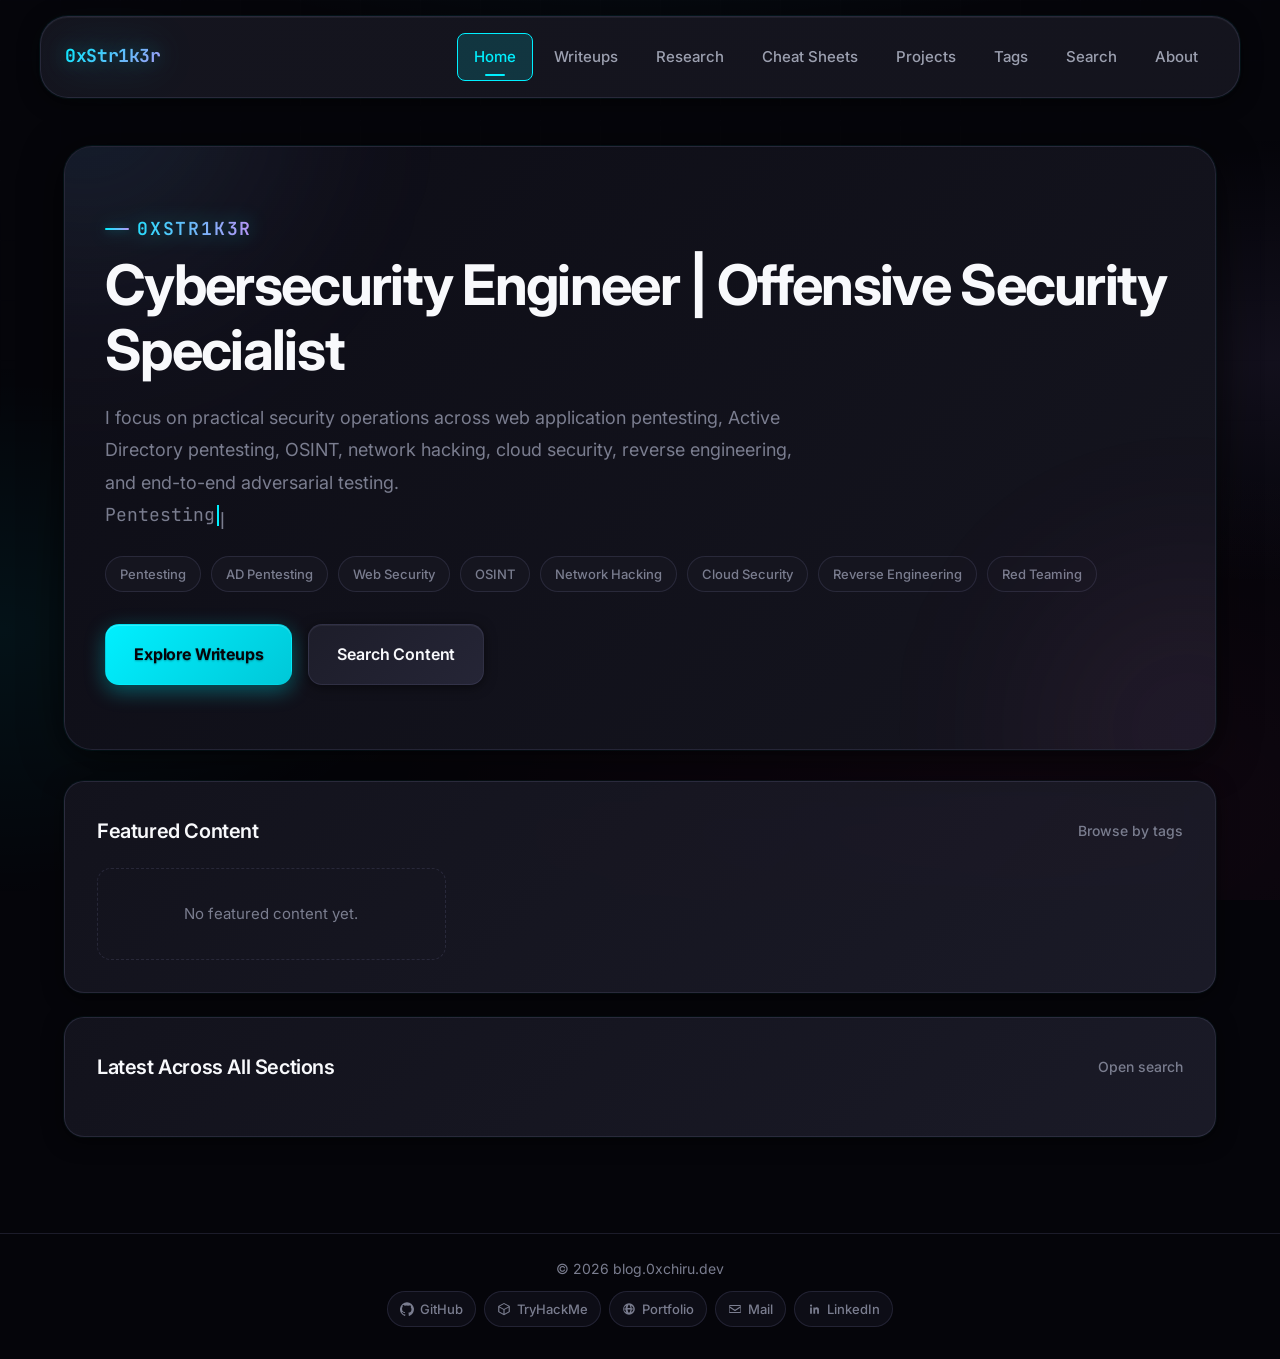
<file: index.html>
<!doctype html>
<html lang="en">
  <head>
    <meta charset="UTF-8" />
    <meta name="viewport" content="width=device-width, initial-scale=1.0" />
    <meta http-equiv="X-UA-Compatible" content="IE=edge" />
    
    <!-- Primary Meta Tags -->
    <title>0xStr1k3r | Cybersecurity Knowledge Base - Writeups, Research & Tools</title>
    <meta name="title" content="0xStr1k3r | Cybersecurity Knowledge Base - Writeups, Research & Tools" />
    <meta name="description" content="Expert cybersecurity blog by 0xStr1k3r featuring penetration testing writeups, security research, offensive security techniques, CTF solutions, and practical hacking guides." />
    <meta name="keywords" content="cybersecurity, penetration testing, ethical hacking, CTF writeups, security research, offensive security, red teaming, bug bounty, web security, active directory, OSINT, network hacking" />
    <meta name="author" content="0xStr1k3r - Chiranjeevi Diviti" />
    <meta name="robots" content="index, follow, max-image-preview:large, max-snippet:-1, max-video-preview:-1" />
    <link rel="canonical" href="https://blog.0xchiru.dev/" />
    
    <!-- Open Graph / Facebook -->
    <meta property="og:type" content="website" />
    <meta property="og:url" content="https://blog.0xchiru.dev/" />
    <meta property="og:site_name" content="0xStr1k3r Cybersecurity Blog" />
    <meta property="og:title" content="0xStr1k3r | Cybersecurity Knowledge Base" />
    <meta property="og:description" content="Expert cybersecurity blog featuring penetration testing writeups, security research, offensive security techniques, and practical hacking guides." />
    <meta property="og:image" content="https://blog.0xchiru.dev/assets/images/og-image.png" />
    <meta property="og:image:width" content="1200" />
    <meta property="og:image:height" content="630" />
    <meta property="og:locale" content="en_US" />
    
    <!-- Twitter Card -->
    <meta name="twitter:card" content="summary_large_image" />
    <meta name="twitter:url" content="https://blog.0xchiru.dev/" />
    <meta name="twitter:title" content="0xStr1k3r | Cybersecurity Knowledge Base" />
    <meta name="twitter:description" content="Expert cybersecurity blog featuring penetration testing writeups, security research, offensive security techniques, and practical hacking guides." />
    <meta name="twitter:image" content="https://blog.0xchiru.dev/assets/images/twitter-card.png" />
    <meta name="twitter:creator" content="@0xStr1k3r" />
    
    <!-- Additional SEO Tags -->
    <meta name="theme-color" content="#05050a" />
    <meta name="apple-mobile-web-app-capable" content="yes" />
    <meta name="apple-mobile-web-app-status-bar-style" content="black-translucent" />
    <meta name="format-detection" content="telephone=no" />
    
    <!-- Preconnect for Performance -->
    <link rel="preconnect" href="https://fonts.googleapis.com" />
    <link rel="preconnect" href="https://fonts.gstatic.com" crossorigin />
    
    <!-- Favicon -->
    <link rel="icon" type="image/png" sizes="32x32" href="assets/images/favicon-32x32.png" />
    <link rel="icon" type="image/png" sizes="16x16" href="assets/images/favicon-16x16.png" />
    <link rel="apple-touch-icon" sizes="180x180" href="assets/images/apple-touch-icon.png" />
    <link rel="manifest" href="/site.webmanifest" />
    
    <!-- Structured Data (JSON-LD) -->
    <script type="application/ld+json">
    {
      "@context": "https://schema.org",
      "@type": "Blog",
      "name": "0xStr1k3r Cybersecurity Blog",
      "description": "Expert cybersecurity blog featuring penetration testing writeups, security research, and offensive security techniques",
      "url": "https://blog.0xchiru.dev/",
      "author": {
        "@type": "Person",
        "name": "0xStr1k3r",
        "alternateName": "Chiranjeevi Diviti",
        "url": "https://0xchiru.dev",
        "jobTitle": "Cybersecurity Engineer",
        "description": "Offensive Security Specialist focusing on penetration testing, red teaming, and security research"
      },
      "publisher": {
        "@type": "Person",
        "name": "0xStr1k3r"
      },
      "inLanguage": "en-US",
      "blogPost": []
    }
    </script>
    
    <link rel="stylesheet" href="assets/css/styles.css" />
  </head>
  <body data-page="home">
    <header class="site-header">
      <a class="brand" href="./index.html">0xStr1k3r</a>
      <button id="menu-toggle" class="menu-toggle" aria-label="Toggle menu">Menu</button>
      <nav id="site-nav" class="site-nav">
        <a href="./index.html">Home</a>
        <a href="./assets/html/writeups.html">Writeups</a>
        <a href="./assets/html/research.html">Research</a>
        <a href="./assets/html/cheatsheets.html">Cheat Sheets</a>
        <a href="./assets/html/projects.html">Projects</a>
        <a href="./assets/html/tags.html">Tags</a>
        <a href="./assets/html/search.html">Search</a>
        <a href="./assets/html/about.html">About</a>
      </nav>
    </header>

    <main class="container">
      <section class="hero">
        <p class="hero-kicker">0xStr1k3r</p>
        <h1>Cybersecurity Engineer | Offensive Security Specialist</h1>
        <p>
          I focus on practical security operations across web application pentesting, Active
          Directory pentesting, OSINT, network hacking, cloud security, reverse engineering,
          and end-to-end adversarial testing.
        </p>
        <p class="typing-line"><span id="typing-text"></span><span class="typing-cursor">|</span></p>
        <div class="skills-wrap" id="skills-wrap">
          <span class="skill-chip">Pentesting</span>
          <span class="skill-chip">AD Pentesting</span>
          <span class="skill-chip">Web Security</span>
          <span class="skill-chip">OSINT</span>
          <span class="skill-chip">Network Hacking</span>
          <span class="skill-chip">Cloud Security</span>
          <span class="skill-chip">Reverse Engineering</span>
          <span class="skill-chip">Red Teaming</span>
        </div>
        <div class="hero-actions">
          <a class="btn btn-primary" href="./assets/html/writeups.html">Explore Writeups</a>
          <a class="btn btn-secondary" href="./assets/html/search.html">Search Content</a>
        </div>
      </section>

      <section class="panel">
        <div class="panel-head">
          <h2>Featured Content</h2>
          <a href="./assets/html/tags.html">Browse by tags</a>
        </div>
        <div id="featured-posts" class="card-grid"></div>
      </section>

      <section class="panel">
        <div class="panel-head">
          <h2>Latest Across All Sections</h2>
          <a href="./assets/html/search.html">Open search</a>
        </div>
        <div id="latest-posts" class="card-grid"></div>
      </section>
    </main>

    <footer class="site-footer">
      <p class="footer-copy">© <span id="year"></span> blog.0xchiru.dev</p>
      <div id="footer-links" class="footer-links"></div>
    </footer>

    <script src="assets/js/site.js"></script>
    <script src="assets/js/content.js"></script>
  </body>
</html>
</file>
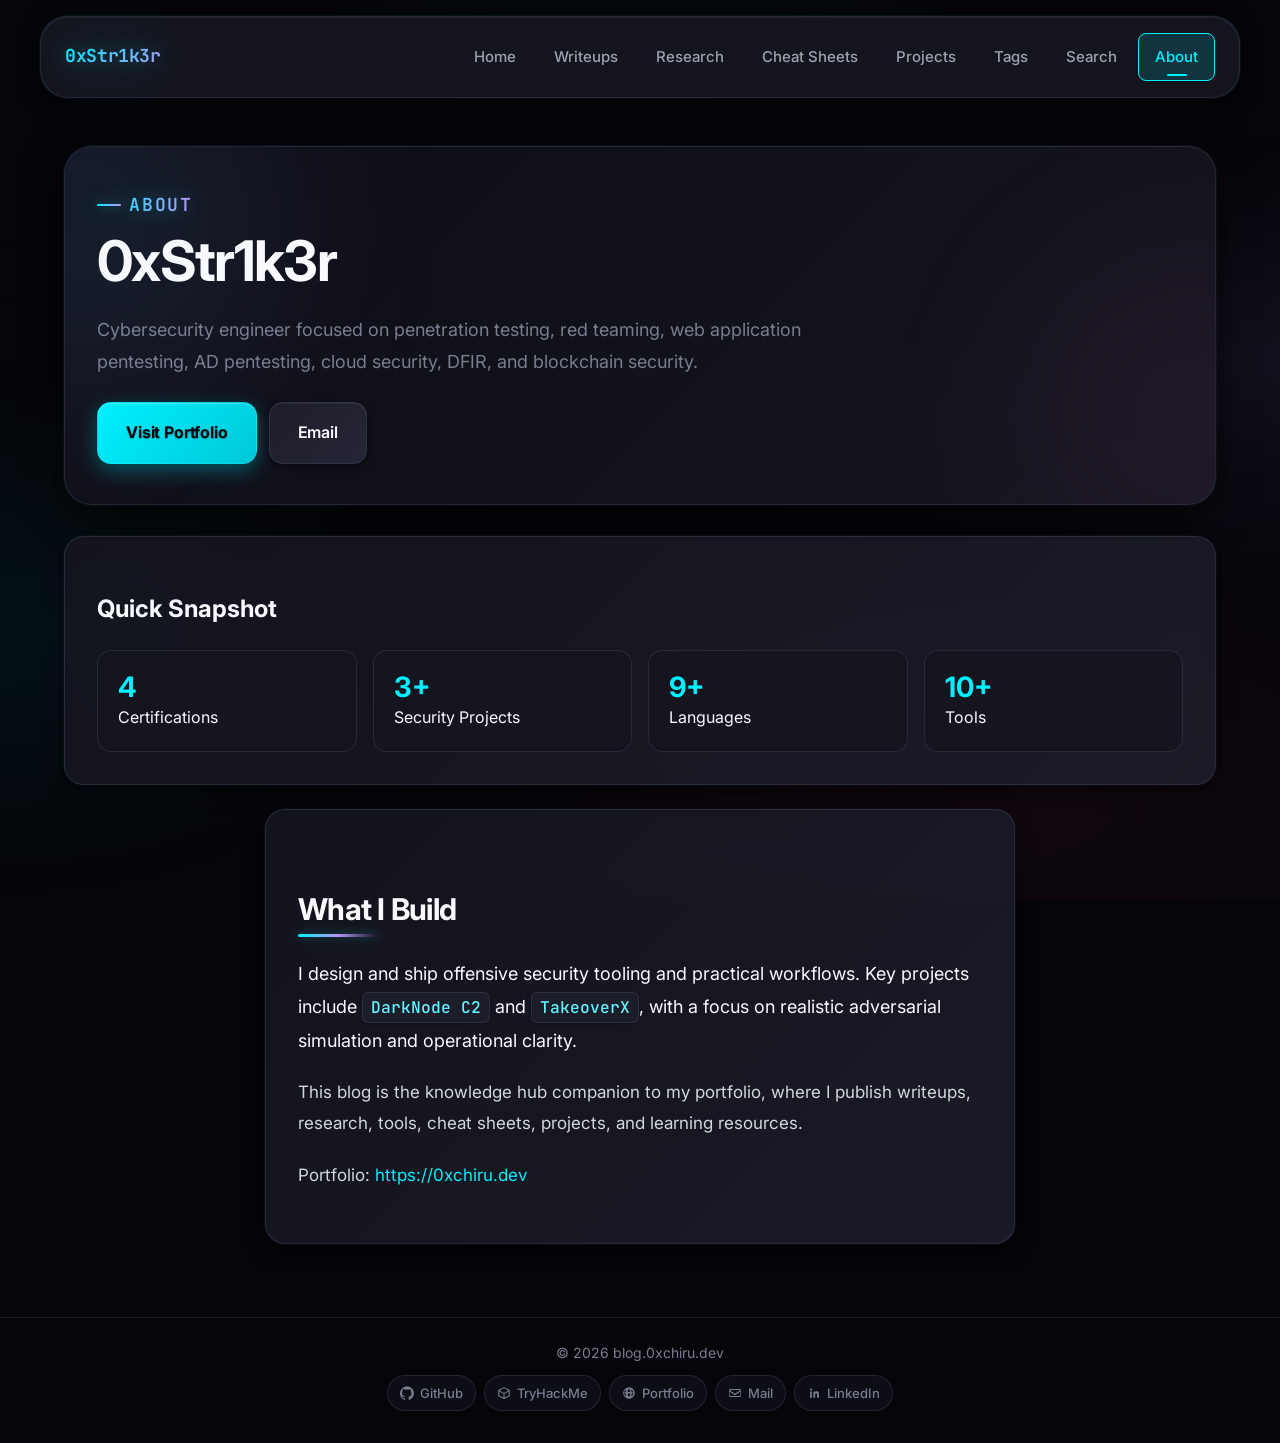
<file: assets/html/about.html>
<!doctype html>
<html lang="en">
  <head>
    <meta charset="UTF-8" />
    <meta name="viewport" content="width=device-width, initial-scale=1.0" />
    <meta http-equiv="X-UA-Compatible" content="IE=edge" />
    
    <!-- Primary Meta Tags -->
    <title>About | 0xStr1k3r - Cybersecurity Professional</title>
    <meta name="title" content="About | 0xStr1k3r - Cybersecurity Professional" />
    <meta name="description" content="Learn about 0xStr1k3r, a cybersecurity professional specializing in penetration testing, offensive security, and ethical hacking. Explore skills, experience, and contact information." />
    <meta name="keywords" content="0xStr1k3r, cybersecurity professional, penetration tester, ethical hacker, offensive security researcher, security engineer" />
    <meta name="robots" content="index, follow" />
    <link rel="canonical" href="https://blog.0xchiru.dev/assets/html/about.html" />
    
    <!-- Open Graph / Facebook -->
    <meta property="og:type" content="profile" />
    <meta property="og:url" content="https://blog.0xchiru.dev/assets/html/about.html" />
    <meta property="og:title" content="About | 0xStr1k3r - Cybersecurity Professional" />
    <meta property="og:description" content="Cybersecurity professional specializing in penetration testing and offensive security." />
    <meta property="og:image" content="https://blog.0xchiru.dev/assets/images/og-about.png" />
    
    <!-- Twitter Card -->
    <meta name="twitter:card" content="summary" />
    <meta name="twitter:title" content="About | 0xStr1k3r" />
    <meta name="twitter:description" content="Cybersecurity professional specializing in penetration testing and offensive security." />
    
    <script type="application/ld+json">
    {
      "@context": "https://schema.org",
      "@type": "Person",
      "name": "0xStr1k3r",
      "url": "https://blog.0xchiru.dev/",
      "sameAs": [
        "https://github.com/0xStr1k3r"
      ],
      "jobTitle": "Cybersecurity Professional",
      "description": "Penetration tester and offensive security researcher"
    }
    </script>
    
    <link rel="stylesheet" href="../css/styles.css" />
  </head>
  <body data-page="about">
    <header class="site-header">
      <a class="brand" href="../../index.html">0xStr1k3r</a>
      <button id="menu-toggle" class="menu-toggle" aria-label="Toggle menu">Menu</button>
      <nav id="site-nav" class="site-nav">
        <a href="../../index.html">Home</a>
        <a href="./writeups.html">Writeups</a>
        <a href="./research.html">Research</a>
        <a href="./cheatsheets.html">Cheat Sheets</a>
        <a href="./projects.html">Projects</a>
        <a href="./tags.html">Tags</a>
        <a href="./search.html">Search</a>
        <a href="./about.html">About</a>
      </nav>
    </header>

    <main class="container">
      <section class="hero hero-compact">
        <p class="hero-kicker">About</p>
        <h1>0xStr1k3r</h1>
        <p>
          Cybersecurity engineer focused on penetration testing, red teaming, web application
          pentesting, AD pentesting, cloud security, DFIR, and blockchain security.
        </p>
        <div class="about-links">
          <a class="btn btn-primary" href="https://0xchiru.dev" target="_blank" rel="noopener noreferrer">Visit Portfolio</a>
          <a class="btn btn-secondary" href="mailto:chiranjeevi@darknode">Email</a>
        </div>
      </section>

      <section class="panel">
        <h2>Quick Snapshot</h2>
        <div class="about-grid">
          <article class="about-stat">
            <strong>4</strong>
            Certifications
          </article>
          <article class="about-stat">
            <strong>3+</strong>
            Security Projects
          </article>
          <article class="about-stat">
            <strong>9+</strong>
            Languages
          </article>
          <article class="about-stat">
            <strong>10+</strong>
            Tools
          </article>
        </div>
      </section>

      <section class="panel prose">
        <h2>What I Build</h2>
        <p>
          I design and ship offensive security tooling and practical workflows. Key projects include
          <code>DarkNode C2</code> and <code>TakeoverX</code>, with a focus on realistic adversarial
          simulation and operational clarity.
        </p>
        <p>
          This blog is the knowledge hub companion to my portfolio, where I publish writeups,
          research, tools, cheat sheets, projects, and learning resources.
        </p>
        <p>
          Portfolio: <a href="https://0xchiru.dev" target="_blank" rel="noopener noreferrer">https://0xchiru.dev</a>
        </p>
      </section>
    </main>

    <footer class="site-footer">
      <p class="footer-copy">© <span id="year"></span> blog.0xchiru.dev</p>
      <div id="footer-links" class="footer-links"></div>
    </footer>

    <script src="../js/site.js"></script>
  </body>
</html>
</file>
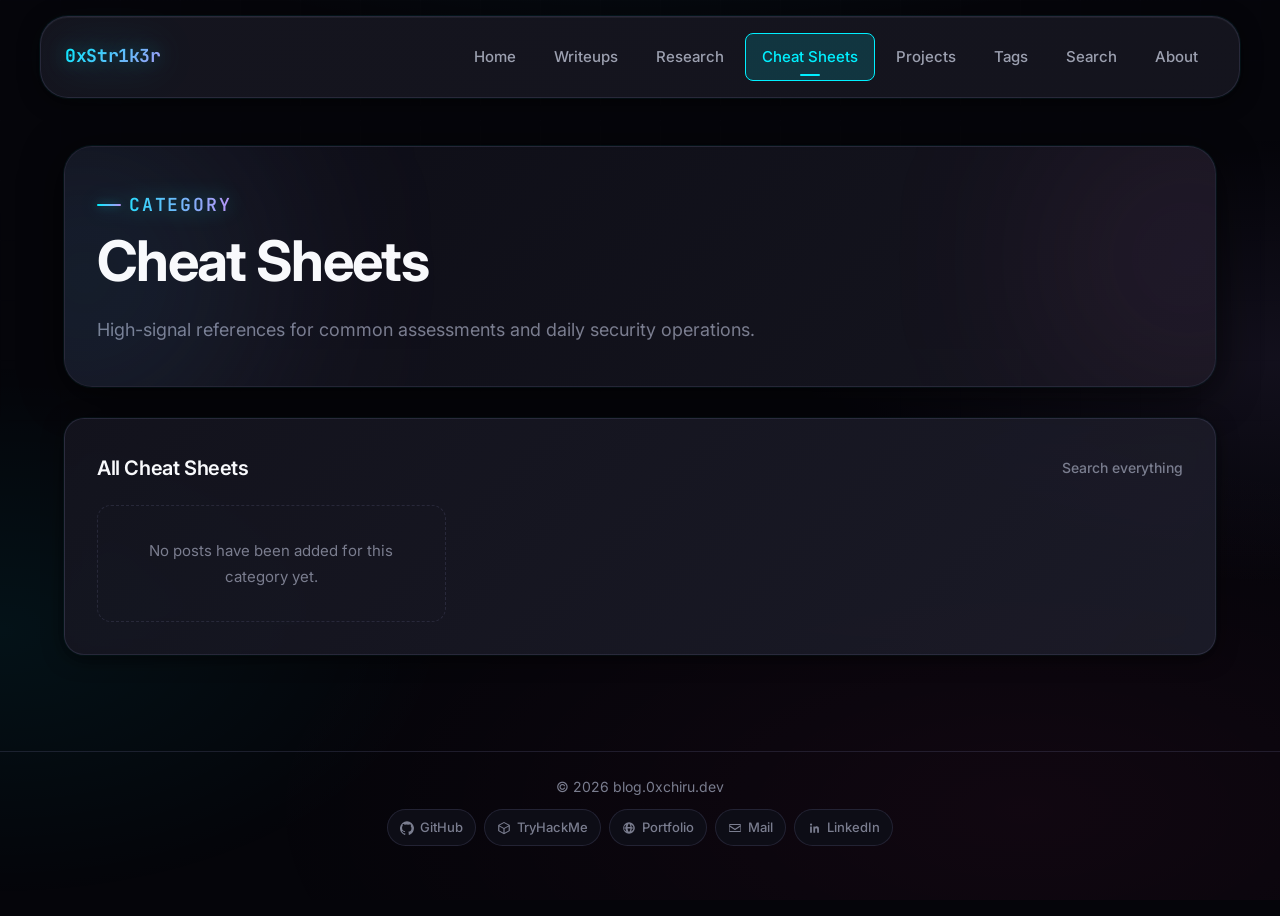
<file: assets/html/cheatsheets.html>
<!doctype html>
<html lang="en">
  <head>
    <meta charset="UTF-8" />
    <meta name="viewport" content="width=device-width, initial-scale=1.0" />
    <meta http-equiv="X-UA-Compatible" content="IE=edge" />
    
    <!-- Primary Meta Tags -->
    <title>Cheatsheets | Cybersecurity Quick Reference Guides - 0xStr1k3r</title>
    <meta name="title" content="Cheatsheets | Cybersecurity Quick Reference Guides" />
    <meta name="description" content="Comprehensive cybersecurity cheatsheets covering penetration testing commands, exploit techniques, security tools, and quick reference guides for ethical hackers." />
    <meta name="keywords" content="cybersecurity cheatsheets, penetration testing cheatsheet, hacking commands, security tools reference, nmap cheatsheet, metasploit guide, burp suite tips" />
    <meta name="robots" content="index, follow" />
    <link rel="canonical" href="https://blog.0xchiru.dev/assets/html/cheatsheets.html" />
    
    <!-- Open Graph / Facebook -->
    <meta property="og:type" content="website" />
    <meta property="og:url" content="https://blog.0xchiru.dev/assets/html/cheatsheets.html" />
    <meta property="og:title" content="Cheatsheets | Cybersecurity Quick Reference" />
    <meta property="og:description" content="Comprehensive cybersecurity cheatsheets for penetration testing, security tools, and ethical hacking." />
    <meta property="og:image" content="https://blog.0xchiru.dev/assets/images/og-cheatsheets.png" />
    
    <!-- Twitter Card -->
    <meta name="twitter:card" content="summary_large_image" />
    <meta name="twitter:title" content="Cheatsheets | Cybersecurity Quick Reference" />
    <meta name="twitter:description" content="Quick reference guides for penetration testing and cybersecurity tools." />
    
    <script type="application/ld+json">
    {
      "@context": "https://schema.org",
      "@type": "BreadcrumbList",
      "itemListElement": [{
        "@type": "ListItem",
        "position": 1,
        "name": "Home",
        "item": "https://blog.0xchiru.dev/"
      },{
        "@type": "ListItem",
        "position": 2,
        "name": "Cheatsheets",
        "item": "https://blog.0xchiru.dev/assets/html/cheatsheets.html"
      }]
    }
    </script>
    
    <link rel="stylesheet" href="../css/styles.css" />
  </head>
  <body data-page="category" data-category="cheatsheets">
    <header class="site-header">
      <a class="brand" href="../../index.html">0xStr1k3r</a>
      <button id="menu-toggle" class="menu-toggle" aria-label="Toggle menu">Menu</button>
      <nav id="site-nav" class="site-nav">
        <a href="../../index.html">Home</a>
        <a href="./writeups.html">Writeups</a>
        <a href="./research.html">Research</a>
        <a href="./cheatsheets.html">Cheat Sheets</a>
        <a href="./projects.html">Projects</a>
        <a href="./tags.html">Tags</a>
        <a href="./search.html">Search</a>
        <a href="./about.html">About</a>
      </nav>
    </header>

    <main class="container">
      <section class="hero hero-compact">
        <p class="hero-kicker">Category</p>
        <h1>Cheat Sheets</h1>
        <p>High-signal references for common assessments and daily security operations.</p>
      </section>

      <section class="panel">
        <div class="panel-head">
          <h2>All Cheat Sheets</h2>
          <a href="./search.html">Search everything</a>
        </div>
        <div id="category-posts" class="card-grid"></div>
      </section>
    </main>

    <footer class="site-footer">
      <p class="footer-copy">© <span id="year"></span> blog.0xchiru.dev</p>
      <div id="footer-links" class="footer-links"></div>
    </footer>

    <script src="../js/site.js"></script>
    <script src="../js/content.js"></script>
  </body>
</html>
</file>
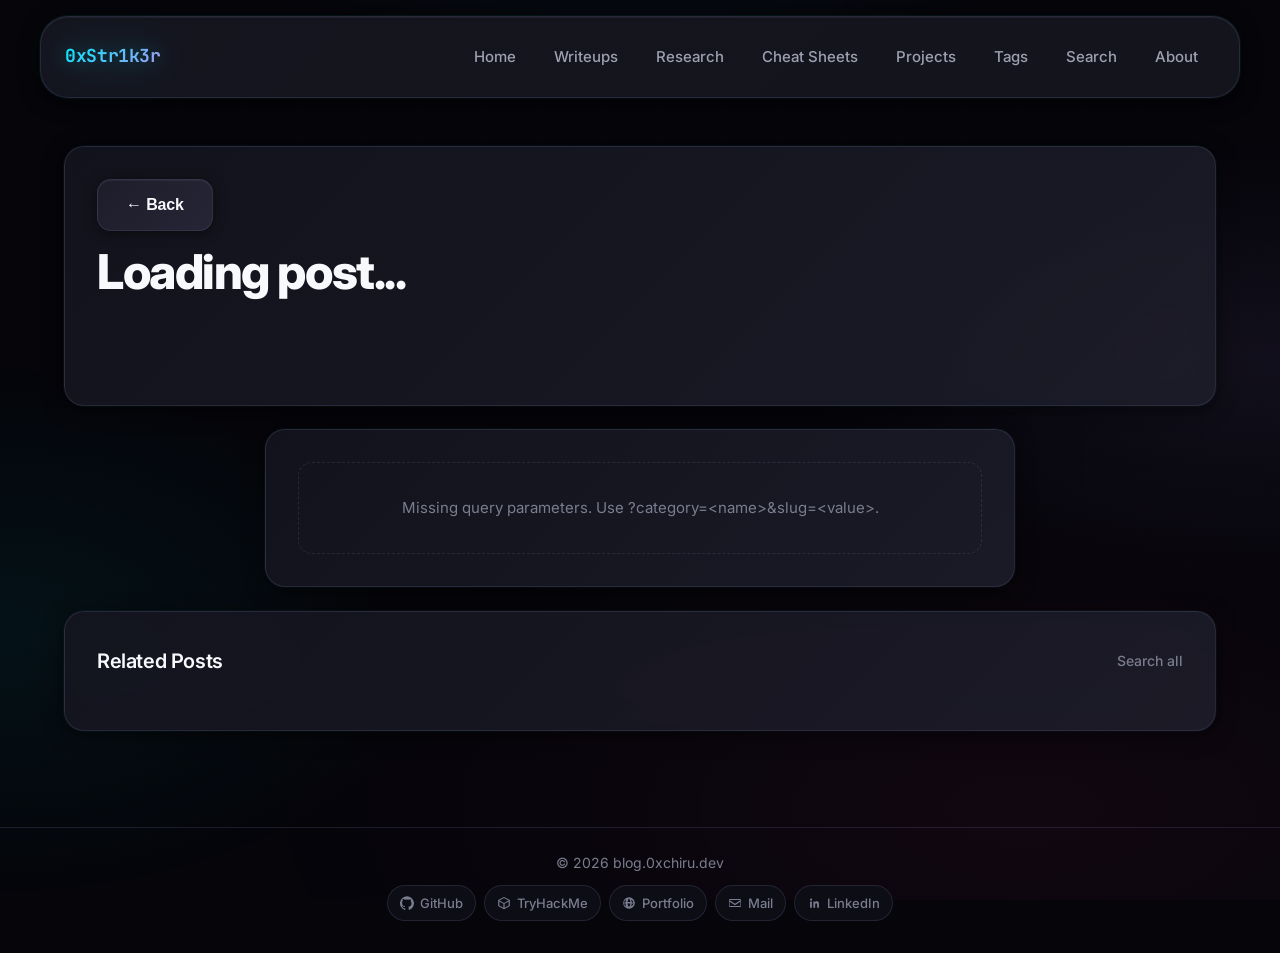
<file: assets/html/post.html>
<!doctype html>
<html lang="en">
  <head>
    <meta charset="UTF-8" />
    <meta name="viewport" content="width=device-width, initial-scale=1.0" />
    <meta http-equiv="X-UA-Compatible" content="IE=edge" />
    
    <!-- Primary Meta Tags - Dynamically set by JavaScript -->
    <title id="post-title">Loading... | 0xStr1k3r</title>
    <meta name="description" content="Cybersecurity writeup, research, or tutorial by 0xStr1k3r." id="post-description" />
    <meta name="keywords" content="cybersecurity, penetration testing, ethical hacking" id="post-keywords" />
    <meta name="robots" content="index, follow" />
    <link rel="canonical" href="https://blog.0xchiru.dev/" id="post-canonical" />
    
    <!-- Open Graph / Facebook - Dynamically set by JavaScript -->
    <meta property="og:type" content="article" />
    <meta property="og:url" content="https://blog.0xchiru.dev/" id="og-url" />
    <meta property="og:title" content="Loading..." id="og-title" />
    <meta property="og:description" content="Cybersecurity content by 0xStr1k3r." id="og-description" />
    <meta property="og:image" content="https://blog.0xchiru.dev/assets/images/og-default.png" id="og-image" />
    <meta property="article:published_time" content="" id="article-published" />
    <meta property="article:modified_time" content="" id="article-modified" />
    <meta property="article:author" content="0xStr1k3r" />
    
    <!-- Twitter Card - Dynamically set by JavaScript -->
    <meta name="twitter:card" content="summary_large_image" />
    <meta name="twitter:title" content="Loading..." id="twitter-title" />
    <meta name="twitter:description" content="Cybersecurity content by 0xStr1k3r." id="twitter-description" />
    <meta name="twitter:image" content="https://blog.0xchiru.dev/assets/images/og-default.png" id="twitter-image" />
    
    <!-- BlogPosting Schema - Dynamically set by JavaScript -->
    <script type="application/ld+json" id="schema-blogposting">
    {
      "@context": "https://schema.org",
      "@type": "BlogPosting",
      "headline": "Loading...",
      "description": "Cybersecurity content",
      "author": {
        "@type": "Person",
        "name": "0xStr1k3r",
        "url": "https://blog.0xchiru.dev/"
      },
      "publisher": {
        "@type": "Person",
        "name": "0xStr1k3r"
      },
      "datePublished": "",
      "dateModified": "",
      "mainEntityOfPage": {
        "@type": "WebPage",
        "@id": "https://blog.0xchiru.dev/"
      }
    }
    </script>
    
    <link rel="stylesheet" href="../css/styles.css" />
  </head>
  <body data-page="post">
    <header class="site-header">
      <a class="brand" href="../../index.html">0xStr1k3r</a>
      <button id="menu-toggle" class="menu-toggle" aria-label="Toggle menu">Menu</button>
      <nav id="site-nav" class="site-nav">
        <a href="../../index.html">Home</a>
        <a href="./writeups.html">Writeups</a>
        <a href="./research.html">Research</a>
        <a href="./cheatsheets.html">Cheat Sheets</a>
        <a href="./projects.html">Projects</a>
        <a href="./tags.html">Tags</a>
        <a href="./search.html">Search</a>
        <a href="./about.html">About</a>
      </nav>
    </header>

    <main class="container">
      <section class="panel">
        <button id="post-back-btn" class="btn btn-secondary btn-back" type="button">← Back</button>
        <p id="post-breadcrumb" class="meta-line"></p>
        <h1 id="post-title">Loading post...</h1>
        <p id="post-meta" class="meta-line"></p>
        <div id="post-tags" class="tags-wrap"></div>
      </section>

      <article id="post-content" class="panel prose"></article>

      <section class="panel">
        <div class="panel-head">
          <h2>Related Posts</h2>
          <a href="./search.html">Search all</a>
        </div>
        <div id="related-posts" class="card-grid"></div>
      </section>
    </main>

    <footer class="site-footer">
      <p class="footer-copy">© <span id="year"></span> blog.0xchiru.dev</p>
      <div id="footer-links" class="footer-links"></div>
    </footer>

    <script src="../js/site.js"></script>
    <script src="../js/content.js"></script>
  </body>
</html>
</file>
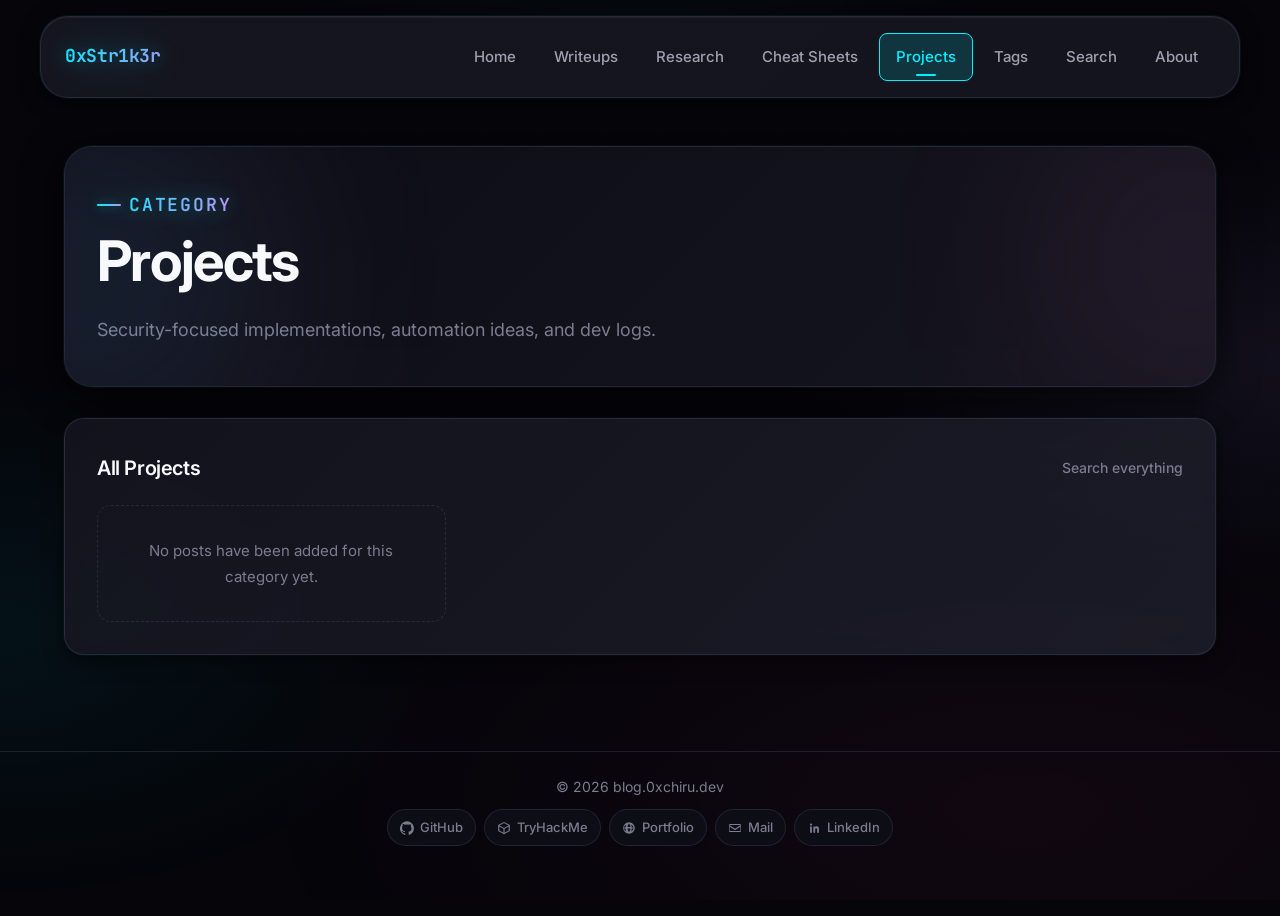
<file: assets/html/projects.html>
<!doctype html>
<html lang="en">
  <head>
    <meta charset="UTF-8" />
    <meta name="viewport" content="width=device-width, initial-scale=1.0" />
    <meta http-equiv="X-UA-Compatible" content="IE=edge" />
    
    <!-- Primary Meta Tags -->
    <title>Projects | Cybersecurity Tools & Open Source Projects - 0xStr1k3r</title>
    <meta name="title" content="Projects | Cybersecurity Tools & Open Source" />
    <meta name="description" content="Open source cybersecurity tools, security automation scripts, penetration testing utilities, and offensive security projects developed by 0xStr1k3r." />
    <meta name="keywords" content="cybersecurity projects, security tools, penetration testing tools, open source security, hacking tools, security automation, offensive security tools" />
    <meta name="robots" content="index, follow" />
    <link rel="canonical" href="https://blog.0xchiru.dev/assets/html/projects.html" />
    
    <!-- Open Graph / Facebook -->
    <meta property="og:type" content="website" />
    <meta property="og:url" content="https://blog.0xchiru.dev/assets/html/projects.html" />
    <meta property="og:title" content="Projects | Cybersecurity Tools & Open Source" />
    <meta property="og:description" content="Open source cybersecurity tools, security automation scripts, and penetration testing utilities." />
    <meta property="og:image" content="https://blog.0xchiru.dev/assets/images/og-projects.png" />
    
    <!-- Twitter Card -->
    <meta name="twitter:card" content="summary_large_image" />
    <meta name="twitter:title" content="Projects | Cybersecurity Tools & Open Source" />
    <meta name="twitter:description" content="Open source security tools and penetration testing utilities." />
    
    <script type="application/ld+json">
    {
      "@context": "https://schema.org",
      "@type": "BreadcrumbList",
      "itemListElement": [{
        "@type": "ListItem",
        "position": 1,
        "name": "Home",
        "item": "https://blog.0xchiru.dev/"
      },{
        "@type": "ListItem",
        "position": 2,
        "name": "Projects",
        "item": "https://blog.0xchiru.dev/assets/html/projects.html"
      }]
    }
    </script>
    
    <link rel="stylesheet" href="../css/styles.css" />
  </head>
  <body data-page="category" data-category="projects">
    <header class="site-header">
      <a class="brand" href="../../index.html">0xStr1k3r</a>
      <button id="menu-toggle" class="menu-toggle" aria-label="Toggle menu">Menu</button>
      <nav id="site-nav" class="site-nav">
        <a href="../../index.html">Home</a>
        <a href="./writeups.html">Writeups</a>
        <a href="./research.html">Research</a>
        <a href="./cheatsheets.html">Cheat Sheets</a>
        <a href="./projects.html">Projects</a>
        <a href="./tags.html">Tags</a>
        <a href="./search.html">Search</a>
        <a href="./about.html">About</a>
      </nav>
    </header>

    <main class="container">
      <section class="hero hero-compact">
        <p class="hero-kicker">Category</p>
        <h1>Projects</h1>
        <p>Security-focused implementations, automation ideas, and dev logs.</p>
      </section>

      <section class="panel">
        <div class="panel-head">
          <h2>All Projects</h2>
          <a href="./search.html">Search everything</a>
        </div>
        <div id="category-posts" class="card-grid"></div>
      </section>
    </main>

    <footer class="site-footer">
      <p class="footer-copy">© <span id="year"></span> blog.0xchiru.dev</p>
      <div id="footer-links" class="footer-links"></div>
    </footer>

    <script src="../js/site.js"></script>
    <script src="../js/content.js"></script>
  </body>
</html>
</file>
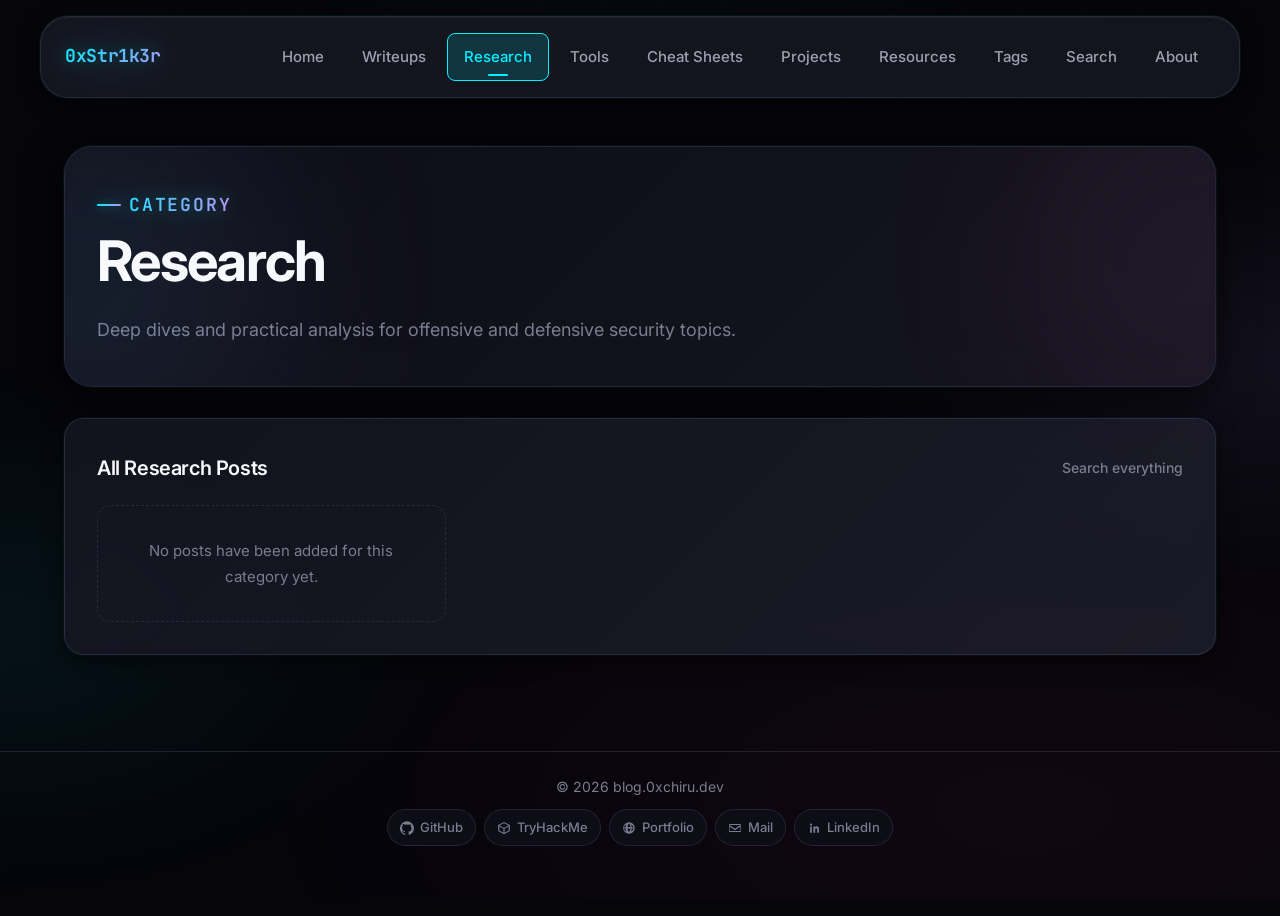
<file: assets/html/research.html>
<!doctype html>
<html lang="en">
  <head>
    <meta charset="UTF-8" />
    <meta name="viewport" content="width=device-width, initial-scale=1.0" />
    <title>Research | blog.0xchiru.dev</title>
    <meta name="description" content="Research notes on web exploitation and security engineering." />
    <link rel="stylesheet" href="../css/styles.css" />
  </head>
  <body data-page="category" data-category="research">
    <header class="site-header">
      <a class="brand" href="../../index.html">0xStr1k3r</a>
      <button id="menu-toggle" class="menu-toggle" aria-label="Toggle menu">Menu</button>
      <nav id="site-nav" class="site-nav">
        <a href="../../index.html">Home</a>
        <a href="./writeups.html">Writeups</a>
        <a href="./research.html">Research</a>
        <a href="./tools.html">Tools</a>
        <a href="./cheatsheets.html">Cheat Sheets</a>
        <a href="./projects.html">Projects</a>
        <a href="./resources.html">Resources</a>
        <a href="./tags.html">Tags</a>
        <a href="./search.html">Search</a>
        <a href="./about.html">About</a>
      </nav>
    </header>

    <main class="container">
      <section class="hero hero-compact">
        <p class="hero-kicker">Category</p>
        <h1>Research</h1>
        <p>Deep dives and practical analysis for offensive and defensive security topics.</p>
      </section>

      <section class="panel">
        <div class="panel-head">
          <h2>All Research Posts</h2>
          <a href="./search.html">Search everything</a>
        </div>
        <div id="category-posts" class="card-grid"></div>
      </section>
    </main>

    <footer class="site-footer">
      <p class="footer-copy">© <span id="year"></span> blog.0xchiru.dev</p>
      <div id="footer-links" class="footer-links"></div>
    </footer>

    <script src="../js/site.js"></script>
    <script src="../js/content.js"></script>
  </body>
</html>
</file>
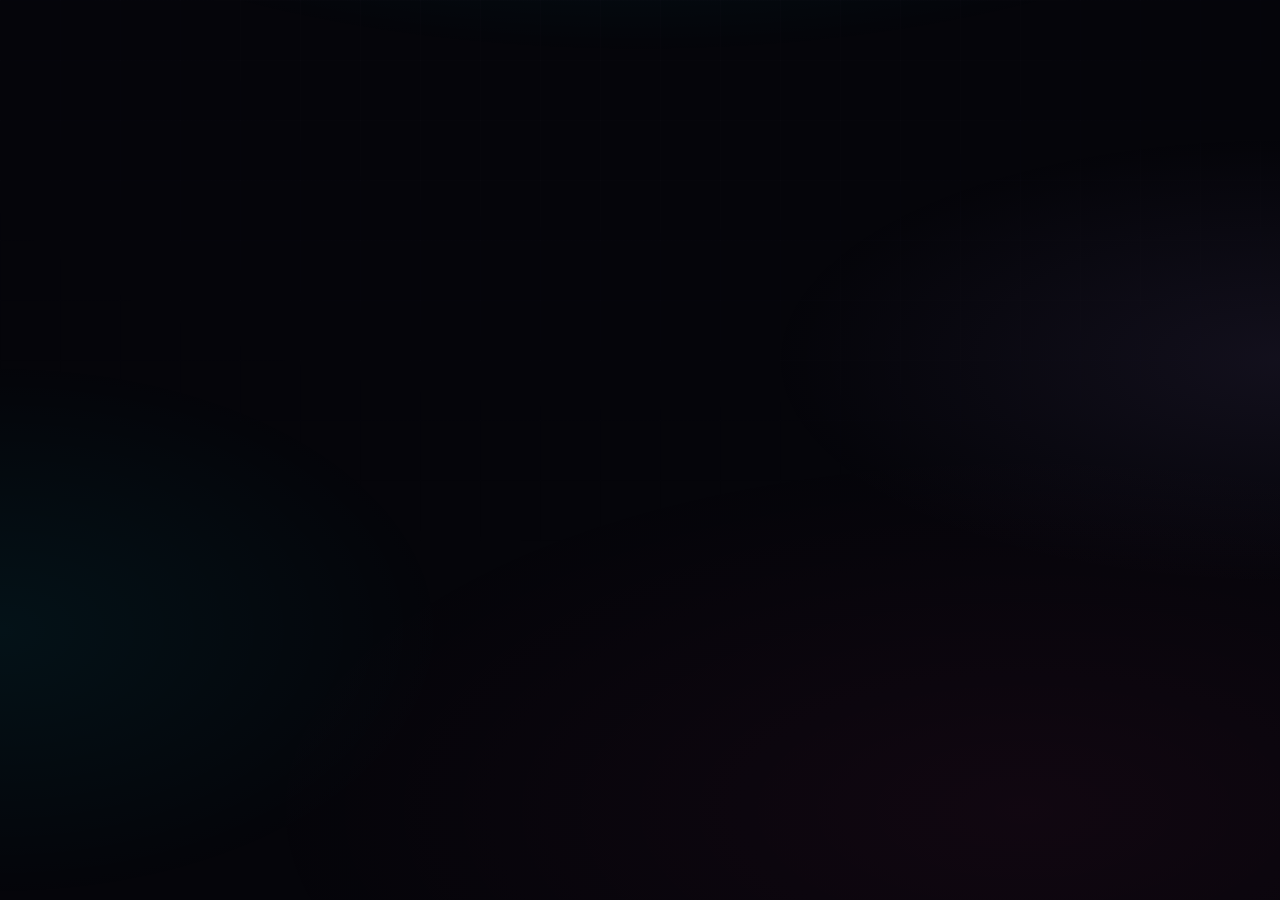
<file: assets/html/research_head.html>
<!doctype html>
<html lang="en">
  <head>
    <meta charset="UTF-8" />
    <meta name="viewport" content="width=device-width, initial-scale=1.0" />
    <meta http-equiv="X-UA-Compatible" content="IE=edge" />
    
    <!-- Primary Meta Tags -->
    <title>Research | Cybersecurity Research & Analysis - 0xStr1k3r</title>
    <meta name="title" content="Research | Cybersecurity Research & Analysis" />
    <meta name="description" content="In-depth cybersecurity research covering vulnerability analysis, exploit development, security techniques, and offensive security methodologies by 0xStr1k3r." />
    <meta name="keywords" content="cybersecurity research, vulnerability research, exploit development, security analysis, offensive security research, penetration testing techniques" />
    <meta name="robots" content="index, follow" />
    <link rel="canonical" href="https://blog.0xchiru.dev/assets/html/research.html" />
    
    <!-- Open Graph / Facebook -->
    <meta property="og:type" content="website" />
    <meta property="og:url" content="https://blog.0xchiru.dev/assets/html/research.html" />
    <meta property="og:title" content="Research | Cybersecurity Research & Analysis" />
    <meta property="og:description" content="In-depth cybersecurity research covering vulnerability analysis, exploit development, and security techniques." />
    
    <!-- Twitter Card -->
    <meta name="twitter:card" content="summary_large_image" />
    <meta name="twitter:title" content="Research | Cybersecurity Research & Analysis" />
    
    <script type="application/ld+json">
    {
      "@context": "https://schema.org",
      "@type": "BreadcrumbList",
      "itemListElement": [{
        "@type": "ListItem",
        "position": 1,
        "name": "Home",
        "item": "https://blog.0xchiru.dev/"
      },{
        "@type": "ListItem",
        "position": 2,
        "name": "Research",
        "item": "https://blog.0xchiru.dev/assets/html/research.html"
      }]
    }
    </script>
    
    <link rel="stylesheet" href="../css/styles.css" />
  </head>
</file>
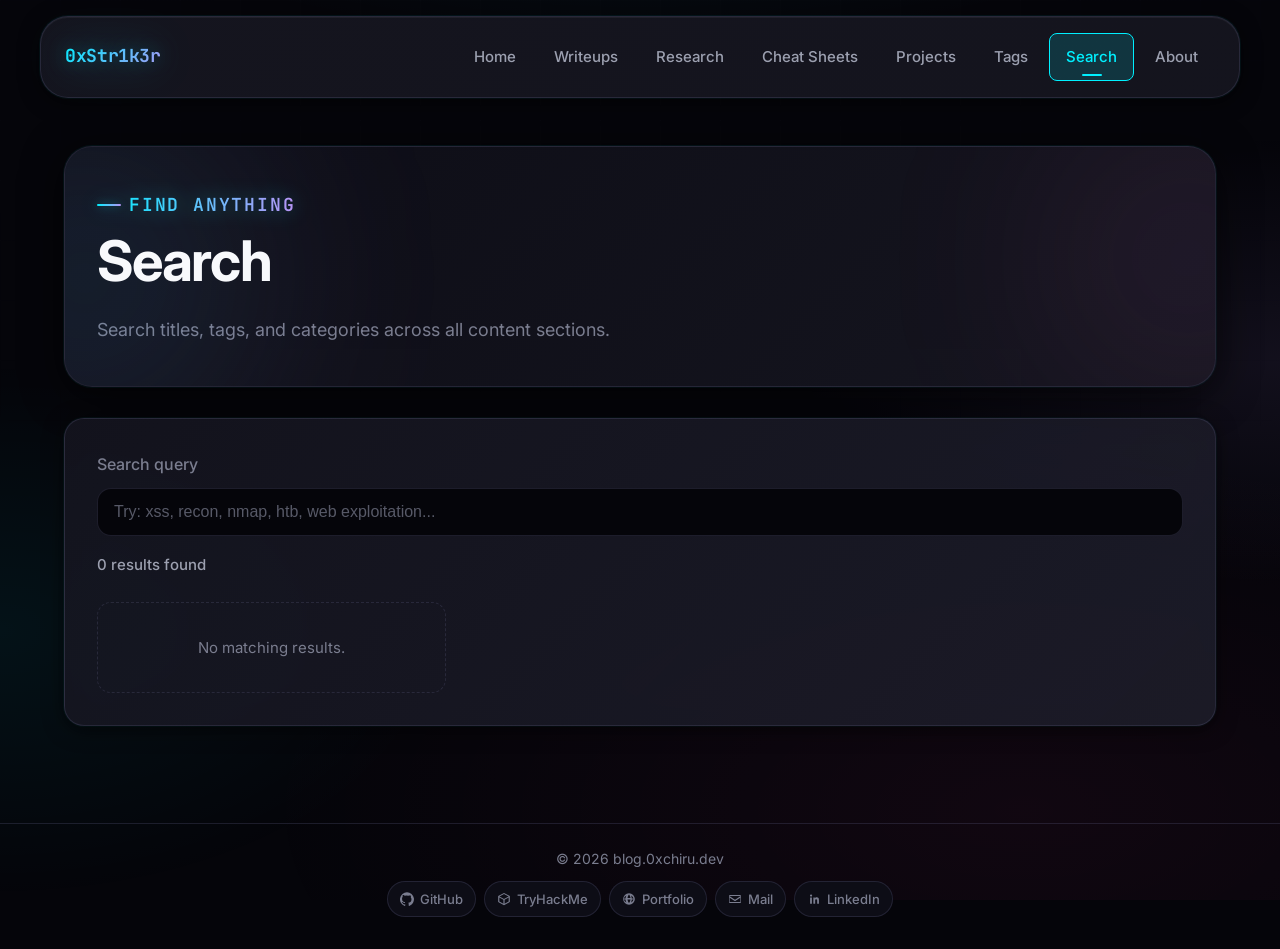
<file: assets/html/search.html>
<!doctype html>
<html lang="en">
  <head>
    <meta charset="UTF-8" />
    <meta name="viewport" content="width=device-width, initial-scale=1.0" />
    <meta http-equiv="X-UA-Compatible" content="IE=edge" />
    
    <!-- Primary Meta Tags -->
    <title>Search | Find Cybersecurity Content - 0xStr1k3r</title>
    <meta name="title" content="Search | Find Cybersecurity Content" />
    <meta name="description" content="Search through writeups, research, cheatsheets, and projects to find the cybersecurity content you need." />
    <meta name="keywords" content="cybersecurity search, security blog search, penetration testing search, hacking tutorials search" />
    <meta name="robots" content="noindex, follow" />
    <link rel="canonical" href="https://blog.0xchiru.dev/assets/html/search.html" />
    
    <!-- Open Graph / Facebook -->
    <meta property="og:type" content="website" />
    <meta property="og:url" content="https://blog.0xchiru.dev/assets/html/search.html" />
    <meta property="og:title" content="Search | Find Cybersecurity Content" />
    <meta property="og:description" content="Search through cybersecurity writeups, research, and tutorials." />
    
    <!-- Twitter Card -->
    <meta name="twitter:card" content="summary" />
    <meta name="twitter:title" content="Search | Find Cybersecurity Content" />
    
    <link rel="stylesheet" href="../css/styles.css" />
  </head>
  <body data-page="search">
    <header class="site-header">
      <a class="brand" href="../../index.html">0xStr1k3r</a>
      <button id="menu-toggle" class="menu-toggle" aria-label="Toggle menu">Menu</button>
      <nav id="site-nav" class="site-nav">
        <a href="../../index.html">Home</a>
        <a href="./writeups.html">Writeups</a>
        <a href="./research.html">Research</a>
        <a href="./cheatsheets.html">Cheat Sheets</a>
        <a href="./projects.html">Projects</a>
        <a href="./tags.html">Tags</a>
        <a href="./search.html">Search</a>
        <a href="./about.html">About</a>
      </nav>
    </header>

    <main class="container">
      <section class="hero hero-compact">
        <p class="hero-kicker">Find Anything</p>
        <h1>Search</h1>
        <p>Search titles, tags, and categories across all content sections.</p>
      </section>

      <section class="panel">
        <label class="search-label" for="search-input">Search query</label>
        <input
          id="search-input"
          class="search-input"
          type="search"
          placeholder="Try: xss, recon, nmap, htb, web exploitation..."
        />
        <p id="search-count" class="meta-line">Type to search content.</p>
        <div id="search-results" class="card-grid"></div>
      </section>
    </main>

    <footer class="site-footer">
      <p class="footer-copy">© <span id="year"></span> blog.0xchiru.dev</p>
      <div id="footer-links" class="footer-links"></div>
    </footer>

    <script src="../js/site.js"></script>
    <script src="../js/content.js"></script>
  </body>
</html>
</file>
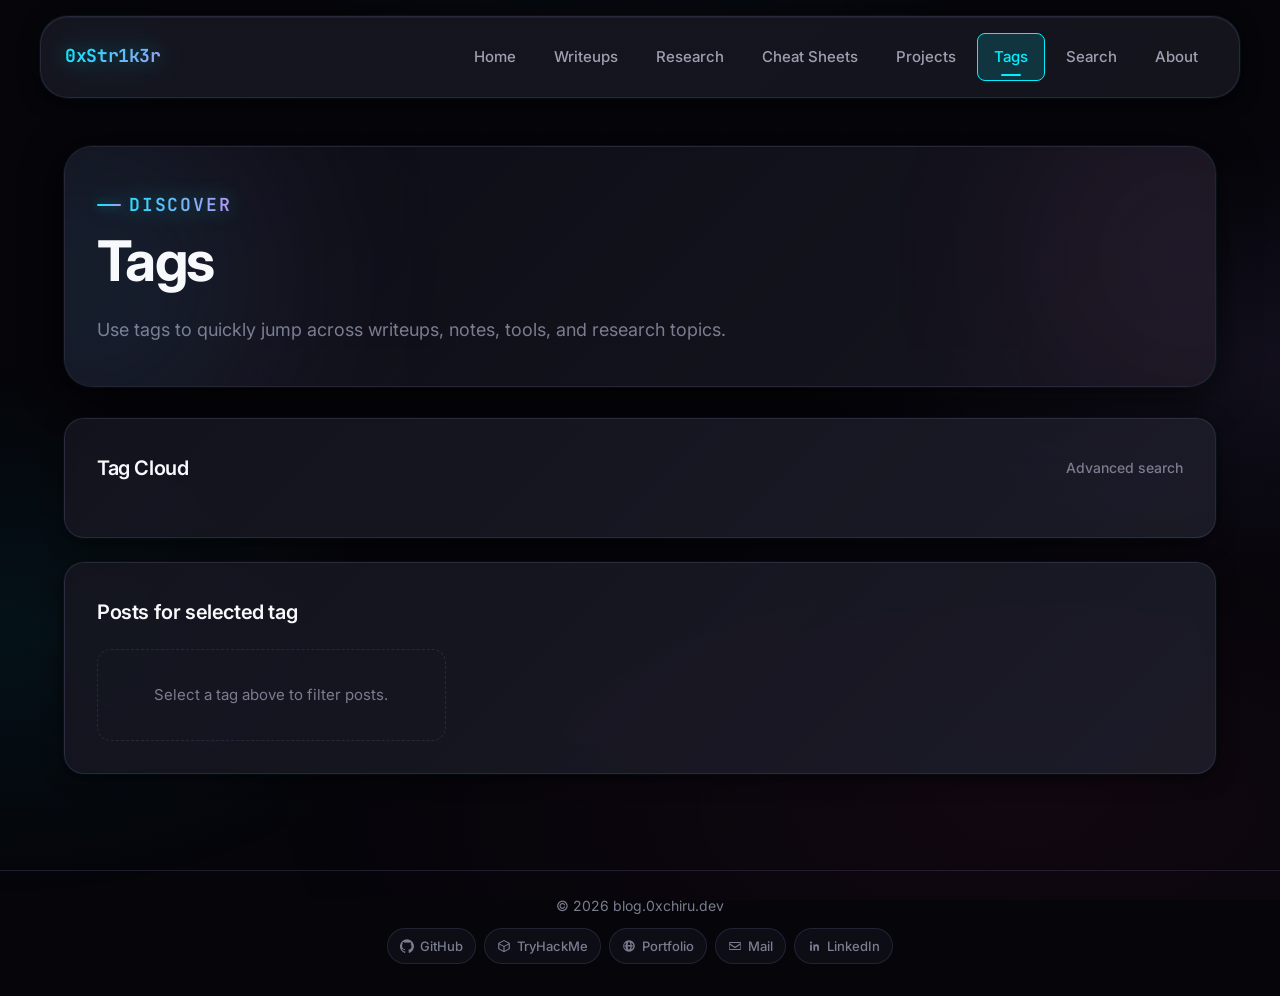
<file: assets/html/tags.html>
<!doctype html>
<html lang="en">
  <head>
    <meta charset="UTF-8" />
    <meta name="viewport" content="width=device-width, initial-scale=1.0" />
    <meta http-equiv="X-UA-Compatible" content="IE=edge" />
    
    <!-- Primary Meta Tags -->
    <title>Tags | Browse Cybersecurity Content by Topic - 0xStr1k3r</title>
    <meta name="title" content="Tags | Browse Content by Topic" />
    <meta name="description" content="Browse cybersecurity blog content by tags including web exploitation, binary exploitation, cryptography, malware analysis, cloud security, and more." />
    <meta name="keywords" content="cybersecurity tags, security topics, penetration testing topics, hacking categories, cybersecurity categories" />
    <meta name="robots" content="index, follow" />
    <link rel="canonical" href="https://blog.0xchiru.dev/assets/html/tags.html" />
    
    <!-- Open Graph / Facebook -->
    <meta property="og:type" content="website" />
    <meta property="og:url" content="https://blog.0xchiru.dev/assets/html/tags.html" />
    <meta property="og:title" content="Tags | Browse Cybersecurity Content" />
    <meta property="og:description" content="Browse cybersecurity content by tags and topics." />
    <meta property="og:image" content="https://blog.0xchiru.dev/assets/images/og-tags.png" />
    
    <!-- Twitter Card -->
    <meta name="twitter:card" content="summary_large_image" />
    <meta name="twitter:title" content="Tags | Browse Cybersecurity Content" />
    
    <script type="application/ld+json">
    {
      "@context": "https://schema.org",
      "@type": "BreadcrumbList",
      "itemListElement": [{
        "@type": "ListItem",
        "position": 1,
        "name": "Home",
        "item": "https://blog.0xchiru.dev/"
      },{
        "@type": "ListItem",
        "position": 2,
        "name": "Tags",
        "item": "https://blog.0xchiru.dev/assets/html/tags.html"
      }]
    }
    </script>
    
    <link rel="stylesheet" href="../css/styles.css" />
  </head>
  <body data-page="tags">
    <header class="site-header">
      <a class="brand" href="../../index.html">0xStr1k3r</a>
      <button id="menu-toggle" class="menu-toggle" aria-label="Toggle menu">Menu</button>
      <nav id="site-nav" class="site-nav">
        <a href="../../index.html">Home</a>
        <a href="./writeups.html">Writeups</a>
        <a href="./research.html">Research</a>
        <a href="./cheatsheets.html">Cheat Sheets</a>
        <a href="./projects.html">Projects</a>
        <a href="./tags.html">Tags</a>
        <a href="./search.html">Search</a>
        <a href="./about.html">About</a>
      </nav>
    </header>

    <main class="container">
      <section class="hero hero-compact">
        <p class="hero-kicker">Discover</p>
        <h1>Tags</h1>
        <p>Use tags to quickly jump across writeups, notes, tools, and research topics.</p>
      </section>

      <section class="panel">
        <div class="panel-head">
          <h2>Tag Cloud</h2>
          <a href="./search.html">Advanced search</a>
        </div>
        <div id="tags-overview" class="tags-wrap"></div>
      </section>

      <section class="panel">
        <div class="panel-head">
          <h2 id="tag-results-title">Posts for selected tag</h2>
        </div>
        <div id="tag-results" class="card-grid"></div>
      </section>
    </main>

    <footer class="site-footer">
      <p class="footer-copy">© <span id="year"></span> blog.0xchiru.dev</p>
      <div id="footer-links" class="footer-links"></div>
    </footer>

    <script src="../js/site.js"></script>
    <script src="../js/content.js"></script>
  </body>
</html>
</file>
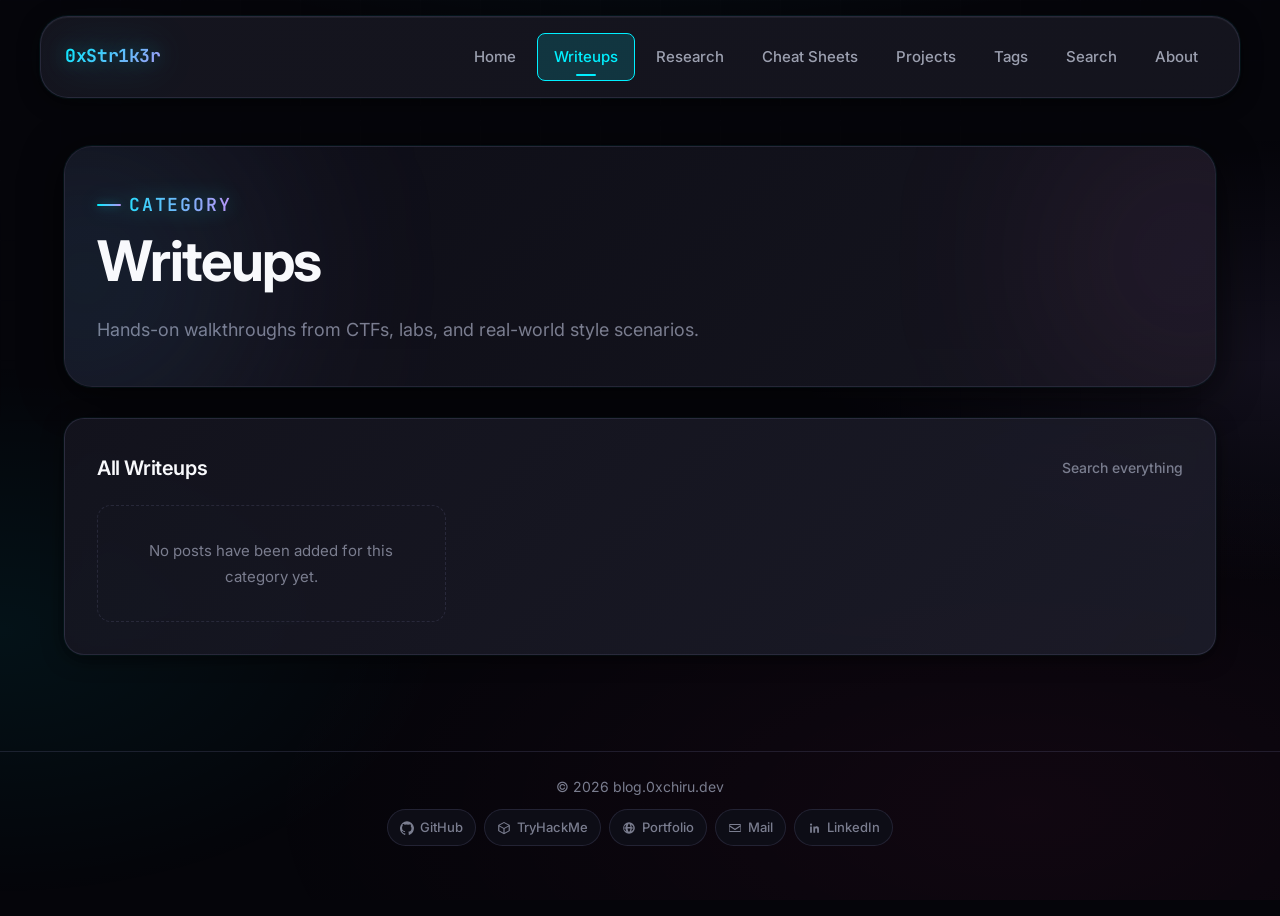
<file: assets/html/writeups.html>
<!doctype html>
<html lang="en">
  <head>
    <meta charset="UTF-8" />
    <meta name="viewport" content="width=device-width, initial-scale=1.0" />
    <meta http-equiv="X-UA-Compatible" content="IE=edge" />
    
    <!-- Primary Meta Tags -->
    <title>Writeups | Cybersecurity CTF & Penetration Testing Walkthroughs - 0xStr1k3r</title>
    <meta name="title" content="Writeups | Cybersecurity CTF & Penetration Testing Walkthroughs" />
    <meta name="description" content="Detailed cybersecurity writeups covering CTF challenges, HackTheBox, TryHackMe, bug bounty findings, and real-world penetration testing scenarios by 0xStr1k3r." />
    <meta name="keywords" content="CTF writeups, HackTheBox writeups, TryHackMe solutions, penetration testing writeups, bug bounty reports, ethical hacking walkthroughs, cybersecurity challenges" />
    <meta name="robots" content="index, follow" />
    <link rel="canonical" href="https://blog.0xchiru.dev/assets/html/writeups.html" />
    
    <!-- Open Graph / Facebook -->
    <meta property="og:type" content="website" />
    <meta property="og:url" content="https://blog.0xchiru.dev/assets/html/writeups.html" />
    <meta property="og:title" content="Writeups | Cybersecurity CTF & Penetration Testing" />
    <meta property="og:description" content="Detailed cybersecurity writeups covering CTF challenges, HackTheBox, TryHackMe, and penetration testing scenarios." />
    <meta property="og:image" content="https://blog.0xchiru.dev/assets/images/og-writeups.png" />
    
    <!-- Twitter Card -->
    <meta name="twitter:card" content="summary_large_image" />
    <meta name="twitter:title" content="Writeups | Cybersecurity CTF & Penetration Testing" />
    <meta name="twitter:description" content="Detailed cybersecurity writeups covering CTF challenges, HackTheBox, TryHackMe, and penetration testing scenarios." />
    
    <!-- Breadcrumb Schema -->
    <script type="application/ld+json">
    {
      "@context": "https://schema.org",
      "@type": "BreadcrumbList",
      "itemListElement": [{
        "@type": "ListItem",
        "position": 1,
        "name": "Home",
        "item": "https://blog.0xchiru.dev/"
      },{
        "@type": "ListItem",
        "position": 2,
        "name": "Writeups",
        "item": "https://blog.0xchiru.dev/assets/html/writeups.html"
      }]
    }
    </script>
    
    <link rel="stylesheet" href="../css/styles.css" />
  </head>
  <body data-page="category" data-category="writeups">
    <header class="site-header">
      <a class="brand" href="../../index.html">0xStr1k3r</a>
      <button id="menu-toggle" class="menu-toggle" aria-label="Toggle menu">Menu</button>
      <nav id="site-nav" class="site-nav">
        <a href="../../index.html">Home</a>
        <a href="./writeups.html">Writeups</a>
        <a href="./research.html">Research</a>
        <a href="./cheatsheets.html">Cheat Sheets</a>
        <a href="./projects.html">Projects</a>
        <a href="./tags.html">Tags</a>
        <a href="./search.html">Search</a>
        <a href="./about.html">About</a>
      </nav>
    </header>

    <main class="container">
      <section class="hero hero-compact">
        <p class="hero-kicker">Category</p>
        <h1>Writeups</h1>
        <p>Hands-on walkthroughs from CTFs, labs, and real-world style scenarios.</p>
      </section>

      <section class="panel">
        <div class="panel-head">
          <h2>All Writeups</h2>
          <a href="./search.html">Search everything</a>
        </div>
        <div id="category-posts" class="card-grid"></div>
      </section>
    </main>

    <footer class="site-footer">
      <p class="footer-copy">© <span id="year"></span> blog.0xchiru.dev</p>
      <div id="footer-links" class="footer-links"></div>
    </footer>

    <script src="../js/site.js"></script>
    <script src="../js/content.js"></script>
  </body>
</html>
</file>
<file: assets/css/styles.css>
@import url('https://fonts.googleapis.com/css2?family=Inter:wght@300;400;500;600;700&family=JetBrains+Mono:wght@400;500;600;700&display=swap');

:root {
  /* Premium Dark Palette - Deep & Rich */
  --bg: #05050a;
  --bg-secondary: #0d0d16;
  --bg-tertiary: #15151f;
  --bg-elevated: #1d1d2a;
  --bg-elevated-hover: #252536;
  
  /* Glass morphism effects with enhanced depth */
  --panel: rgba(21, 21, 31, 0.88);
  --panel-solid: rgba(21, 21, 31, 0.98);
  --panel-border: rgba(100, 100, 140, 0.25);
  --panel-border-hover: rgba(0, 217, 255, 0.5);
  
  /* Text colors - Maximum readability */
  --text: #f8f9fc;
  --text-secondary: #d4d6dd;
  --text-muted: #9ca0b0;
  --muted: #7a7d8f;
  
  /* Vibrant accent colors - Cyberpunk inspired */
  --primary: #00f0ff;
  --primary-dark: #00c8d8;
  --primary-light: #5ff5ff;
  --primary-glow: rgba(0, 240, 255, 0.35);
  --primary-subtle: rgba(0, 240, 255, 0.15);
  --primary-ultra: rgba(0, 240, 255, 0.08);
  
  /* Secondary accent - Electric purple */
  --secondary: #b794f6;
  --secondary-dark: #9370db;
  --secondary-light: #d4b8ff;
  --secondary-glow: rgba(183, 148, 246, 0.3);
  --secondary-subtle: rgba(183, 148, 246, 0.12);
  
  /* Tertiary accent - Neon pink */
  --accent: #ff3d9a;
  --accent-glow: rgba(255, 61, 154, 0.25);
  --accent-subtle: rgba(255, 61, 154, 0.1);
  
  /* Semantic colors - Enhanced vibrancy */
  --success: #00ff88;
  --success-dark: #00cc6a;
  --warning: #ffaa00;
  --error: #ff4466;
  --info: #4da6ff;
  
  /* Code syntax highlighting - Dracula inspired */
  --code-bg: #0a0a12;
  --code-border: rgba(100, 100, 140, 0.25);
  --code-text: #e9ecf5;
  --code-keyword: #ff6ac1;
  --code-string: #5af78e;
  --code-function: #57c7ff;
  --code-comment: #6c7a96;
  --code-variable: #f3f99d;
  --code-number: #bd93f9;
  --code-operator: #ff9057;
  
  /* Shadows - Enhanced depth */
  --shadow-sm: 0 2px 12px rgba(0, 0, 0, 0.5);
  --shadow-md: 0 4px 20px rgba(0, 0, 0, 0.6);
  --shadow-lg: 0 8px 40px rgba(0, 0, 0, 0.7);
  --shadow-xl: 0 12px 60px rgba(0, 0, 0, 0.8);
  --shadow-glow: 0 0 24px var(--primary-glow);
  --shadow-glow-strong: 0 0 40px var(--primary-glow);
  
  /* Border radius */
  --border-radius-sm: 8px;
  --border-radius-md: 14px;
  --border-radius-lg: 20px;
  --border-radius-xl: 28px;
  
  /* Transitions */
  --transition-fast: 150ms cubic-bezier(0.4, 0, 0.2, 1);
  --transition-base: 250ms cubic-bezier(0.4, 0, 0.2, 1);
  --transition-slow: 400ms cubic-bezier(0.4, 0, 0.2, 1);
  --transition-spring: 500ms cubic-bezier(0.34, 1.56, 0.64, 1);
}

*,
*::before,
*::after {
  box-sizing: border-box;
}

html {
  scroll-behavior: smooth;
}

html,
body {
  margin: 0;
  padding: 0;
}

body {
  min-height: 100vh;
  background: var(--bg);
  color: var(--text);
  font-family: 'Inter', -apple-system, BlinkMacSystemFont, "Segoe UI", Roboto, sans-serif;
  line-height: 1.7;
  font-weight: 400;
  -webkit-font-smoothing: antialiased;
  -moz-osx-font-smoothing: grayscale;
  overflow-x: hidden;
  position: relative;
}

/* Enhanced gradient background with multiple layers */
body::before {
  content: "";
  position: fixed;
  inset: 0;
  background: 
    radial-gradient(ellipse 100% 60% at 50% -30%, rgba(0, 240, 255, 0.12), transparent 60%),
    radial-gradient(ellipse 80% 50% at 100% 40%, rgba(183, 148, 246, 0.08), transparent 50%),
    radial-gradient(ellipse 70% 60% at 0% 70%, rgba(0, 240, 255, 0.06), transparent 50%),
    radial-gradient(ellipse 60% 40% at 80% 90%, rgba(255, 61, 154, 0.05), transparent);
  pointer-events: none;
  z-index: -2;
  animation: gradientShift 20s ease-in-out infinite;
}

/* Enhanced grid overlay with better visibility */
body::after {
  content: "";
  position: fixed;
  inset: 0;
  background-image: 
    linear-gradient(rgba(100, 100, 140, 0.05) 1px, transparent 1px),
    linear-gradient(90deg, rgba(100, 100, 140, 0.05) 1px, transparent 1px);
  background-size: 60px 60px;
  mask-image: radial-gradient(ellipse 90% 70% at 50% 0%, black 30%, transparent 100%);
  pointer-events: none;
  z-index: -1;
  opacity: 0.4;
}

a {
  color: var(--primary);
  text-decoration: none;
  transition: color var(--transition-fast), opacity var(--transition-fast);
  position: relative;
  will-change: color;
}

a:hover {
  color: var(--primary-light);
}

a:active {
  transform: scale(0.98);
}

/* =============== CUSTOM SCROLLBAR =============== */
::-webkit-scrollbar {
  width: 12px;
  height: 12px;
}

::-webkit-scrollbar-track {
  background: var(--bg-secondary);
  border-radius: 10px;
}

::-webkit-scrollbar-thumb {
  background: linear-gradient(180deg, var(--primary) 0%, var(--secondary) 50%, var(--accent) 100%);
  border-radius: 10px;
  border: 2px solid var(--bg-secondary);
  transition: all var(--transition-base);
}

::-webkit-scrollbar-thumb:hover {
  background: linear-gradient(180deg, var(--primary-light) 0%, var(--secondary-light) 50%, var(--accent) 100%);
  box-shadow: 0 0 15px var(--primary-glow), 0 0 10px var(--secondary-glow);
  border-color: var(--bg);
}

/* Firefox scrollbar */
* {
  scrollbar-width: thin;
  scrollbar-color: var(--primary) var(--bg-secondary);
}

/* =============== HEADER / NAVIGATION =============== */
.site-header {
  position: sticky;
  top: 1rem;
  z-index: 100;
  display: flex;
  align-items: center;
  justify-content: space-between;
  gap: 1.5rem;
  width: min(1200px, calc(100% - 2rem));
  margin: 1rem auto 0;
  padding: 1rem 1.5rem;
  border: 1px solid var(--panel-border);
  border-radius: var(--border-radius-xl);
  backdrop-filter: blur(30px) saturate(200%);
  -webkit-backdrop-filter: blur(30px) saturate(200%);
  background: linear-gradient(135deg, var(--panel-solid) 0%, rgba(21, 21, 31, 0.95) 100%);
  box-shadow: 
    var(--shadow-md),
    0 0 0 1px rgba(0, 240, 255, 0.08),
    inset 0 1px 0 rgba(255, 255, 255, 0.05);
  transition: all var(--transition-base);
  will-change: transform, opacity;
  animation: slideDown 600ms cubic-bezier(0.16, 1, 0.3, 1) both;
}

.site-header:hover {
  border-color: var(--panel-border-hover);
  box-shadow: 
    var(--shadow-lg),
    0 0 0 1px rgba(0, 240, 255, 0.2),
    var(--shadow-glow);
}

.brand {
  font-family: 'JetBrains Mono', 'Fira Code', monospace;
  font-size: 1.125rem;
  font-weight: 700;
  background: linear-gradient(135deg, var(--primary) 0%, var(--secondary) 100%);
  -webkit-background-clip: text;
  -webkit-text-fill-color: transparent;
  background-clip: text;
  letter-spacing: -0.02em;
  transition: all var(--transition-fast);
  text-shadow: 0 0 20px var(--primary-glow);
  filter: drop-shadow(0 0 20px var(--primary-glow));
}

.brand:hover {
  filter: drop-shadow(0 0 30px var(--primary-glow)) drop-shadow(0 0 15px var(--secondary-glow));
  transform: scale(1.05);
}

.site-nav {
  display: flex;
  flex-wrap: wrap;
  gap: 0.25rem;
}

.site-nav a {
  position: relative;
  padding: 0.625rem 1rem;
  border-radius: var(--border-radius-sm);
  font-size: 0.9375rem;
  font-weight: 500;
  color: var(--text-muted);
  border: 1px solid transparent;
  transition: all var(--transition-fast);
}

.site-nav a:hover {
  color: var(--text);
  background: var(--bg-elevated);
  border-color: var(--panel-border);
}

.site-nav a::before {
  content: "";
  position: absolute;
  bottom: 0.25rem;
  left: 50%;
  transform: translateX(-50%) scaleX(0);
  width: 20px;
  height: 2px;
  background: var(--primary);
  border-radius: 2px;
  transition: transform var(--transition-base);
}

.site-nav a:hover::before,
.site-nav a.active::before {
  transform: translateX(-50%) scaleX(1);
}

.site-nav a.active {
  color: var(--primary);
  background: var(--primary-subtle);
  border-color: var(--primary);
}

.menu-toggle {
  display: none;
  align-items: center;
  justify-content: center;
  gap: 0.5rem;
  border: 1px solid var(--glass-border);
  background: var(--bg-secondary);
  color: var(--text);
  border-radius: var(--border-radius-md);
  padding: 0.625rem 1rem;
  font-weight: 500;
  cursor: pointer;
  transition: all var(--transition-fast);
}

.menu-toggle:hover {
  background: var(--bg-tertiary);
  border-color: var(--panel-border-hover);
}

/* =============== CONTAINER =============== */
.container {
  max-width: 1200px;
  margin: 0 auto;
  padding: 1.5rem;
}

/* =============== HERO SECTION =============== */
.hero {
  position: relative;
  overflow: hidden;
  margin: 1.5rem 0 2rem;
  padding: 4rem 2.5rem;
  border: 1px solid var(--panel-border);
  border-radius: var(--border-radius-xl);
  background: linear-gradient(135deg, var(--bg-secondary) 0%, var(--bg-tertiary) 100%);
  box-shadow: var(--shadow-lg), 0 0 0 1px rgba(0, 240, 255, 0.08);
}

/* Enhanced animated glow effect */
.hero::before {
  content: "";
  position: absolute;
  top: -50%;
  left: -20%;
  width: 500px;
  height: 500px;
  border-radius: 50%;
  background: radial-gradient(circle, rgba(0, 240, 255, 0.25), rgba(183, 148, 246, 0.15) 40%, transparent 70%);
  filter: blur(100px);
  opacity: 0.6;
  pointer-events: none;
  animation: glow 8s ease-in-out infinite, float 10s ease-in-out infinite;
}

/* Additional accent glow */
.hero::after {
  content: "";
  position: absolute;
  bottom: -30%;
  right: -15%;
  width: 400px;
  height: 400px;
  border-radius: 50%;
  background: radial-gradient(circle, rgba(183, 148, 246, 0.2), rgba(255, 61, 154, 0.1) 50%, transparent 70%);
  filter: blur(90px);
  opacity: 0.5;
  pointer-events: none;
  animation: glow 10s ease-in-out infinite reverse, float 12s ease-in-out infinite reverse;
}

.hero-compact {
  padding: 2.5rem 2rem;
}

.hero h1 {
  position: relative;
  margin: 0.5rem 0 1.25rem;
  font-size: clamp(2rem, 5vw, 3.5rem);
  font-weight: 700;
  line-height: 1.15;
  letter-spacing: -0.03em;
  color: var(--text);
}

.hero p {
  max-width: 720px;
  margin: 0;
  color: var(--muted);
  font-size: 1.125rem;
  line-height: 1.8;
}

.hero-kicker {
  display: inline-flex;
  align-items: center;
  gap: 0.5rem;
  font-family: 'JetBrains Mono', 'Fira Code', monospace;
  font-size: 0.875rem;
  font-weight: 600;
  letter-spacing: 0.1em;
  text-transform: uppercase;
  background: linear-gradient(90deg, var(--primary) 0%, var(--secondary) 100%);
  -webkit-background-clip: text;
  -webkit-text-fill-color: transparent;
  background-clip: text;
  filter: drop-shadow(0 0 10px var(--primary-glow));
}

.hero-kicker::before {
  content: "";
  width: 24px;
  height: 2px;
  background: linear-gradient(90deg, var(--primary), var(--secondary));
  border-radius: 2px;
  box-shadow: 0 0 8px var(--primary-glow);
}

.hero-actions {
  display: flex;
  gap: 1rem;
  margin-top: 2rem;
  flex-wrap: wrap;
}

/* Typing animation line */
.typing-line {
  margin-top: 1.25rem;
  min-height: 1.75rem;
  font-family: 'JetBrains Mono', 'Fira Code', monospace;
  font-size: 1rem;
  color: var(--primary);
}

.typing-cursor {
  display: inline-block;
  width: 2px;
  height: 1.2em;
  margin-left: 2px;
  background: var(--primary);
  animation: cursor-blink 1s steps(1) infinite;
  vertical-align: text-bottom;
}

/* Skills chips */
.skills-wrap {
  display: flex;
  flex-wrap: wrap;
  gap: 0.625rem;
  margin-top: 1.5rem;
}

.skill-chip {
  display: inline-flex;
  align-items: center;
  gap: 0.375rem;
  border: 1px solid var(--panel-border);
  border-radius: 999px;
  padding: 0.375rem 0.875rem;
  font-size: 0.8125rem;
  font-weight: 500;
  color: var(--muted);
  background: var(--bg-tertiary);
  transition: all var(--transition-base);
  cursor: default;
  position: relative;
  overflow: hidden;
}

.skill-chip::before {
  content: "";
  position: absolute;
  top: 50%;
  left: 50%;
  width: 0;
  height: 0;
  border-radius: 50%;
  background: var(--primary-subtle);
  transform: translate(-50%, -50%);
  transition: width 0.6s ease, height 0.6s ease;
}

.skill-chip:hover::before {
  width: 200%;
  height: 200%;
}

.skill-chip:hover {
  border-color: var(--primary);
  color: var(--primary);
  transform: translateY(-2px);
  box-shadow: 0 4px 12px var(--primary-glow);
}

/* =============== BUTTONS =============== */
.btn {
  position: relative;
  display: inline-flex;
  align-items: center;
  justify-content: center;
  gap: 0.5rem;
  border-radius: var(--border-radius-md);
  padding: 1rem 1.75rem;
  border: 1px solid transparent;
  font-weight: 600;
  font-size: 1rem;
  letter-spacing: -0.01em;
  cursor: pointer;
  transition: all var(--transition-base);
  overflow: hidden;
}

.btn::before {
  content: "";
  position: absolute;
  inset: 0;
  background: linear-gradient(135deg, transparent, rgba(255, 255, 255, 0.1), transparent);
  transform: translateX(-100%);
  transition: transform 0.6s ease;
}

.btn:hover::before {
  transform: translateX(100%);
}

.btn:hover {
  transform: translateY(-3px);
}

.btn:active {
  transform: translateY(-1px);
}

.btn-primary {
  background: linear-gradient(135deg, var(--primary) 0%, var(--primary-dark) 100%);
  color: var(--bg);
  font-weight: 700;
  box-shadow: 
    0 6px 20px var(--primary-glow),
    0 2px 8px rgba(0, 0, 0, 0.5),
    inset 0 1px 0 rgba(255, 255, 255, 0.2);
  text-shadow: 0 1px 2px rgba(0, 0, 0, 0.3);
}

.btn-primary:hover {
  background: linear-gradient(135deg, var(--primary-light) 0%, var(--primary) 100%);
  box-shadow: 
    0 10px 35px var(--primary-glow),
    0 4px 15px rgba(0, 0, 0, 0.6),
    inset 0 1px 0 rgba(255, 255, 255, 0.3),
    var(--shadow-glow-strong);
}

.btn-primary:visited,
.btn-primary:hover,
.btn-primary:active,
.btn-primary:focus-visible {
  color: var(--bg);
}

.btn-secondary {
  border-color: var(--panel-border);
  color: var(--text);
  background: linear-gradient(135deg, var(--bg-elevated) 0%, var(--bg-elevated-hover) 100%);
  box-shadow: var(--shadow-sm), inset 0 1px 0 rgba(255, 255, 255, 0.05);
}

.btn-secondary:hover {
  border-color: var(--primary);
  color: var(--primary);
  background: linear-gradient(135deg, var(--bg-elevated-hover) 0%, rgba(37, 37, 54, 1) 100%);
  box-shadow: 
    var(--shadow-md),
    0 0 0 1px var(--primary-subtle),
    var(--shadow-glow);
}

.btn-secondary:visited,
.btn-secondary:hover,
.btn-secondary:active,
.btn-secondary:focus-visible {
  color: var(--text);
}

.btn-secondary:hover {
  color: var(--primary);
}
  color: var(--text);
}

.btn-back {
  margin-bottom: 1rem;
}

/* =============== PANELS =============== */
.panel {
  position: relative;
  margin: 1.5rem 0;
  padding: 2rem;
  border: 1px solid var(--panel-border);
  border-radius: var(--border-radius-lg);
  background: linear-gradient(135deg, var(--panel) 0%, rgba(29, 29, 42, 0.9) 100%);
  backdrop-filter: blur(24px);
  -webkit-backdrop-filter: blur(24px);
  box-shadow: var(--shadow-md), 0 0 0 1px rgba(0, 240, 255, 0.05);
  transition: all var(--transition-base);
  will-change: transform, box-shadow;
}

.panel:hover {
  border-color: var(--panel-border-hover);
  box-shadow: var(--shadow-lg), 0 0 0 1px rgba(0, 240, 255, 0.15), var(--shadow-glow);
  transform: translateY(-2px);
}

.panel-head {
  display: flex;
  justify-content: space-between;
  align-items: center;
  gap: 1rem;
  margin-bottom: 1.25rem;
}

.panel-head h2 {
  margin: 0;
  font-size: 1.25rem;
  font-weight: 600;
  letter-spacing: -0.02em;
}

.panel-head a {
  font-size: 0.875rem;
  font-weight: 500;
  color: var(--muted);
  transition: color var(--transition-fast);
}

.panel-head a:hover {
  color: var(--primary);
}

/* =============== CARD GRID =============== */
.card-grid {
  display: grid;
  grid-template-columns: repeat(auto-fill, minmax(280px, 1fr));
  gap: 1.25rem;
}

/* =============== CARDS =============== */
.card {
  position: relative;
  border: 1px solid var(--panel-border);
  border-radius: var(--border-radius-md);
  background: linear-gradient(135deg, var(--bg-elevated) 0%, var(--bg-elevated-hover) 100%);
  padding: 1.5rem;
  transition: all var(--transition-base);
  overflow: hidden;
  cursor: pointer;
  will-change: transform;
  box-shadow: var(--shadow-sm), inset 0 1px 0 rgba(255, 255, 255, 0.03);
}

.card::before {
  content: "";
  position: absolute;
  top: 0;
  left: 0;
  right: 0;
  height: 3px;
  background: linear-gradient(90deg, var(--primary) 0%, var(--secondary) 50%, var(--accent) 100%);
  opacity: 0;
  transition: opacity var(--transition-base);
}

.card::after {
  content: "";
  position: absolute;
  top: 50%;
  left: 50%;
  width: 0;
  height: 0;
  border-radius: 50%;
  background: radial-gradient(circle, var(--primary-ultra), transparent 70%);
  transform: translate(-50%, -50%);
  transition: width 0.8s ease, height 0.8s ease;
  opacity: 0;
  pointer-events: none;
}

.card:hover {
  transform: translateY(-8px) scale(1.02);
  border-color: var(--primary);
  background: linear-gradient(135deg, var(--bg-elevated-hover) 0%, rgba(37, 37, 54, 1) 100%);
  box-shadow: 
    var(--shadow-lg),
    0 0 0 1px var(--primary-subtle),
    var(--shadow-glow);
}

.card:hover::before {
  opacity: 1;
}

.card:hover::after {
  width: 400px;
  height: 400px;
  opacity: 1;
}

.card-clickable {
  cursor: pointer;
}

.card-clickable:focus-visible {
  outline: 2px solid var(--primary);
  outline-offset: 2px;
}

.card h3 {
  margin: 0 0 0.75rem;
  font-size: 1.125rem;
  font-weight: 700;
  line-height: 1.4;
  letter-spacing: -0.015em;
  color: var(--text);
  transition: color var(--transition-fast);
}

.card:hover h3 {
  color: var(--primary-light);
}

.card p {
  margin: 0.75rem 0 1.25rem;
  color: var(--text-secondary);
  font-size: 0.9375rem;
  line-height: 1.7;
}

.card-meta {
  display: flex;
  justify-content: space-between;
  gap: 0.75rem;
  align-items: center;
  color: var(--muted);
  font-size: 0.8125rem;
  font-weight: 500;
}

/* =============== TAGS =============== */
.tags-wrap {
  display: flex;
  gap: 0.5rem;
  flex-wrap: wrap;
}

.tag {
  display: inline-flex;
  align-items: center;
  gap: 0.25rem;
  border: 1px solid var(--panel-border);
  border-radius: 999px;
  padding: 0.375rem 0.75rem;
  font-size: 0.8125rem;
  font-weight: 500;
  color: var(--text-muted);
  background: var(--bg-tertiary);
  transition: all var(--transition-base);
  cursor: pointer;
  position: relative;
  overflow: hidden;
}

.tag::before {
  content: "#";
  color: var(--primary);
  font-weight: 600;
  transition: transform var(--transition-base);
}

.tag::after {
  content: "";
  position: absolute;
  top: 50%;
  left: 50%;
  width: 0;
  height: 0;
  border-radius: 50%;
  background: var(--primary-subtle);
  transform: translate(-50%, -50%);
  transition: width 0.5s ease, height 0.5s ease;
}

.tag:hover::before {
  transform: scale(1.2);
}

.tag:hover::after {
  width: 200%;
  height: 200%;
}

.tag:hover {
  border-color: var(--primary);
  color: var(--primary);
  transform: translateY(-3px);
  box-shadow: 0 4px 12px var(--primary-glow);
}

.tag:active {
  transform: translateY(-1px) scale(0.97);
}

/* =============== EMPTY STATE =============== */
.empty-state {
  padding: 2rem;
  border: 1px dashed var(--panel-border);
  border-radius: var(--border-radius-md);
  color: var(--muted);
  font-size: 0.9375rem;
  text-align: center;
}

/* =============== SEARCH =============== */
.search-label {
  display: block;
  margin-bottom: 0.625rem;
  color: var(--muted);
  font-weight: 500;
}

.search-input {
  width: 100%;
  background: var(--bg);
  border: 1px solid var(--panel-border);
  color: var(--text);
  border-radius: var(--border-radius-md);
  padding: 0.875rem 1rem;
  font-size: 1rem;
  margin-bottom: 0.5rem;
  transition: all var(--transition-fast);
}

.search-input::placeholder {
  color: var(--muted);
  opacity: 0.7;
}

.search-input:focus {
  outline: none;
  border-color: var(--primary);
  box-shadow: 0 0 0 3px var(--primary-subtle);
}

/* =============== META LINE =============== */
.meta-line {
  margin: 0.5rem 0 1.5rem;
  color: var(--text-muted);
  font-size: 0.9375rem;
  font-weight: 500;
}

#post-breadcrumb {
  color: var(--muted);
  font-size: 0.875rem;
  margin-bottom: 0.75rem;
}

#post-title {
  margin: 0.5rem 0 1rem;
  font-size: clamp(2rem, 5vw, 3rem);
  font-weight: 800;
  line-height: 1.2;
  letter-spacing: -0.03em;
  color: var(--text);
}

#post-meta {
  display: flex;
  align-items: center;
  gap: 1rem;
  margin: 1rem 0;
  color: var(--text-muted);
  font-size: 0.9375rem;
}

#post-tags {
  margin-top: 1.5rem;
  margin-bottom: 2rem;
}

/* =============== PROSE / CONTENT =============== */
.prose {
  max-width: 75ch;
  margin: 0 auto;
}

.prose h1 {
  margin-top: 2.5rem;
  margin-bottom: 1.25rem;
  font-size: 2.5rem;
  font-weight: 700;
  letter-spacing: -0.03em;
  line-height: 1.2;
  background: linear-gradient(135deg, var(--text) 0%, var(--primary-light) 40%, var(--secondary-light) 100%);
  -webkit-background-clip: text;
  -webkit-text-fill-color: transparent;
  background-clip: text;
  filter: drop-shadow(0 2px 10px var(--primary-glow));
}

.prose h2 {
  position: relative;
  margin-top: 3rem;
  margin-bottom: 1rem;
  font-size: 1.875rem;
  font-weight: 700;
  letter-spacing: -0.025em;
  color: var(--text);
  line-height: 1.3;
  padding-bottom: 0.5rem;
}

.prose h2::after {
  content: "";
  position: absolute;
  bottom: 0;
  left: 0;
  width: 80px;
  height: 3px;
  background: linear-gradient(90deg, var(--primary) 0%, var(--secondary) 50%, transparent 100%);
  border-radius: 2px;
  box-shadow: 0 0 10px var(--primary-glow);
}

.prose h3 {
  margin-top: 2rem;
  margin-bottom: 0.75rem;
  font-size: 1.5rem;
  font-weight: 600;
  letter-spacing: -0.02em;
  color: var(--text-secondary);
  line-height: 1.4;
}

.prose h4 {
  margin-top: 1.5rem;
  margin-bottom: 0.5rem;
  font-size: 1.25rem;
  font-weight: 600;
  color: var(--text-secondary);
}

.prose p {
  margin: 1.25rem 0;
  color: var(--text-secondary);
  font-size: 1.0625rem;
  line-height: 1.85;
}

.prose p:first-of-type {
  font-size: 1.125rem;
  color: var(--text);
}

.prose li {
  margin: 0.5rem 0;
  color: var(--text-secondary);
  line-height: 1.8;
}

.prose ul,
.prose ol {
  margin: 1.25rem 0;
  padding-left: 1.75rem;
}

.prose ul li::marker {
  color: var(--primary);
}

.prose ol li::marker {
  color: var(--primary);
  font-weight: 600;
}

/* Enhanced code blocks with syntax highlighting */
.prose pre {
  position: relative;
  overflow-x: auto;
  margin: 1.75rem 0;
  padding: 1.5rem;
  border-radius: var(--border-radius-md);
  border: 1px solid var(--code-border);
  background: var(--code-bg);
  box-shadow: var(--shadow-md);
  font-size: 0.9375rem;
  line-height: 1.7;
}

.prose pre::-webkit-scrollbar {
  height: 8px;
}

.prose pre::-webkit-scrollbar-track {
  background: rgba(88, 88, 110, 0.1);
  border-radius: 4px;
}

.prose pre::-webkit-scrollbar-thumb {
  background: rgba(88, 88, 110, 0.3);
  border-radius: 4px;
}

.prose pre::-webkit-scrollbar-thumb:hover {
  background: rgba(88, 88, 110, 0.5);
}

.prose code {
  font-family: 'JetBrains Mono', 'Fira Code', 'Consolas', monospace;
  font-feature-settings: 'liga' 1, 'calt' 1;
}

.prose pre code {
  color: var(--code-text);
  font-size: 0.9375rem;
  line-height: 1.7;
  display: block;
}

/* Inline code with better styling */
.prose :not(pre) > code {
  background: var(--bg-elevated);
  border: 1px solid var(--panel-border);
  border-radius: 6px;
  padding: 0.2em 0.5em;
  color: var(--primary-light);
  font-size: 0.9em;
  font-weight: 500;
  box-shadow: 0 1px 3px rgba(0, 0, 0, 0.3);
}

/* Blockquotes */
.prose blockquote {
  position: relative;
  margin: 1.75rem 0;
  padding: 1.25rem 1.5rem 1.25rem 2rem;
  border-left: 4px solid var(--primary);
  background: var(--bg-elevated);
  border-radius: 0 var(--border-radius-md) var(--border-radius-md) 0;
  font-style: italic;
  color: var(--text-muted);
}

.prose blockquote::before {
  content: """;
  position: absolute;
  top: 0.5rem;
  left: 0.5rem;
  font-size: 3rem;
  color: var(--primary-subtle);
  opacity: 0.3;
  line-height: 1;
}

.prose blockquote p {
  margin: 0.5rem 0;
}

/* Links in prose */
.prose a {
  color: var(--primary);
  text-decoration: none;
  border-bottom: 1px solid transparent;
  transition: all var(--transition-fast);
}

.prose a:hover {
  color: var(--primary-light);
  border-bottom-color: var(--primary-light);
}

/* Tables */
.prose table {
  width: 100%;
  margin: 1.75rem 0;
  border-collapse: collapse;
  font-size: 0.9375rem;
  overflow: hidden;
  border-radius: var(--border-radius-md);
}

.prose th {
  background: var(--bg-elevated);
  color: var(--text);
  font-weight: 600;
  text-align: left;
  padding: 0.875rem 1rem;
  border-bottom: 2px solid var(--primary);
}

.prose td {
  padding: 0.875rem 1rem;
  border-bottom: 1px solid var(--panel-border);
  color: var(--text-secondary);
}

.prose tr:hover td {
  background: var(--bg-tertiary);
}

/* Images */
.prose img {
  max-width: 100%;
  height: auto;
  margin: 2rem auto;
  display: block;
  border-radius: var(--border-radius-md);
  border: 1px solid var(--panel-border);
  box-shadow: var(--shadow-lg);
}

/* Horizontal rule */
.prose hr {
  margin: 2.5rem 0;
  border: none;
  height: 1px;
  background: linear-gradient(90deg, transparent, var(--panel-border), transparent);
}

/* Strong and emphasis */
.prose strong {
  color: var(--text);
  font-weight: 600;
}

.prose em {
  color: var(--text);
  font-style: italic;
}

/* =============== ABOUT SECTION =============== */
.about-grid {
  display: grid;
  gap: 1rem;
  grid-template-columns: repeat(auto-fit, minmax(250px, 1fr));
}

.about-stat {
  border: 1px solid var(--panel-border);
  border-radius: var(--border-radius-md);
  padding: 1.25rem;
  background: var(--bg-tertiary);
  transition: all var(--transition-base);
}

.about-stat:hover {
  border-color: var(--panel-border-hover);
  transform: translateY(-2px);
}

.about-stat strong {
  display: block;
  font-size: 1.75rem;
  font-weight: 700;
  color: var(--primary);
  line-height: 1.2;
}

.about-links {
  display: flex;
  flex-wrap: wrap;
  gap: 0.75rem;
  margin-top: 1.5rem;
}

/* =============== FOOTER =============== */
.site-footer {
  position: relative;
  margin-top: 3rem;
  border-top: 1px solid var(--panel-border);
  color: var(--muted);
  font-size: 0.875rem;
  text-align: center;
  padding: 1.5rem 1rem 2rem;
}

.footer-copy {
  margin: 0;
  line-height: 1.5;
}

.footer-links {
  margin-top: 0.75rem;
  display: flex;
  justify-content: center;
  flex-wrap: wrap;
  gap: 0.5rem;
}

.footer-link {
  display: inline-flex;
  align-items: center;
  gap: 0.375rem;
  border: 1px solid var(--panel-border);
  border-radius: 999px;
  padding: 0.375rem 0.75rem;
  font-size: 0.8125rem;
  font-weight: 500;
  color: var(--muted);
  background: var(--bg-secondary);
  transition: all var(--transition-fast);
}

.footer-link:hover {
  border-color: var(--primary);
  color: var(--primary);
}

.footer-link svg {
  width: 14px;
  height: 14px;
  fill: currentColor;
}

/* =============== REVEAL ANIMATIONS =============== */
.reveal {
  opacity: 0;
  transform: translateY(30px) scale(0.98);
  transition: 
    opacity 600ms cubic-bezier(0.16, 1, 0.3, 1),
    transform 600ms cubic-bezier(0.16, 1, 0.3, 1);
  will-change: opacity, transform;
}

.reveal.is-visible {
  opacity: 1;
  transform: translateY(0) scale(1);
}

/* Staggered card animations with enhanced timing */
.card-grid .card:nth-child(1) { transition-delay: 0ms; }
.card-grid .card:nth-child(2) { transition-delay: 80ms; }
.card-grid .card:nth-child(3) { transition-delay: 160ms; }
.card-grid .card:nth-child(4) { transition-delay: 240ms; }
.card-grid .card:nth-child(5) { transition-delay: 320ms; }
.card-grid .card:nth-child(6) { transition-delay: 400ms; }
.card-grid .card:nth-child(7) { transition-delay: 480ms; }
.card-grid .card:nth-child(8) { transition-delay: 560ms; }
.card-grid .card:nth-child(9) { transition-delay: 640ms; }

/* Hero section entrance */
.hero {
  animation: fadeInScale 800ms cubic-bezier(0.16, 1, 0.3, 1) both;
}

/* Panel entrance */
.panel {
  contain: layout style paint;
}

/* Skill chips staggered reveal */
.skill-chip {
  opacity: 0;
  transform: translateY(10px);
  animation: fadeInUp 500ms cubic-bezier(0.16, 1, 0.3, 1) both;
}

/* Footer links fade in */
.footer-link {
  opacity: 0;
  animation: fadeIn 400ms cubic-bezier(0.4, 0, 0.2, 1) both;
}

/* Page load animation */
@keyframes pageLoad {
  from {
    opacity: 0;
    transform: translateY(20px);
  }
  to {
    opacity: 1;
    transform: translateY(0);
  }
}

body {
  animation: fadeIn 400ms cubic-bezier(0.4, 0, 0.2, 1) both;
}

/* Smooth focus animation */
:focus-visible {
  animation: focusPulse 600ms cubic-bezier(0.4, 0, 0.2, 1);
}

/* =============== MOBILE RESPONSIVE =============== */
@media (max-width: 1080px) {
  .menu-toggle {
    display: inline-flex;
  }

  .site-header {
    top: 0.5rem;
    width: calc(100% - 1rem);
    padding: 0.625rem 1rem;
  }

  .site-nav {
    position: absolute;
    top: calc(100% + 0.5rem);
    left: 0;
    right: 0;
    display: none;
    flex-direction: column;
    padding: 1rem;
    border: 1px solid var(--panel-border);
    border-radius: var(--border-radius-lg);
    background: var(--panel-solid);
    box-shadow: 0 20px 40px rgba(0, 0, 0, 0.5);
  }

  .site-nav.open {
    display: flex;
    animation: slideDown 250ms cubic-bezier(0.16, 1, 0.3, 1);
  }

  .site-nav a {
    padding: 0.75rem 1rem;
  }
}

@media (max-width: 680px) {
  .container {
    padding: 1rem;
  }

  .hero {
    padding: 2.5rem 1.5rem;
    margin: 1rem 0;
  }

  .hero h1 {
    font-size: 1.75rem;
  }

  .hero p {
    font-size: 1rem;
  }

  .card-grid {
    grid-template-columns: 1fr;
  }

  .btn {
    width: 100%;
    justify-content: center;
  }

  .hero-actions {
    flex-direction: column;
  }
}

/* =============== REDUCED MOTION =============== */
@media (prefers-reduced-motion: reduce) {
  *,
  *::before,
  *::after {
    animation-duration: 0.01ms !important;
    animation-iteration-count: 1 !important;
    transition-duration: 0.01ms !important;
  }

  .reveal {
    opacity: 1;
    transform: none;
  }
}

/* =============== KEYFRAME ANIMATIONS =============== */
@keyframes cursor-blink {
  0%, 50% {
    opacity: 1;
  }
  51%, 100% {
    opacity: 0;
  }
}

@keyframes slideDown {
  from {
    opacity: 0;
    transform: translateY(-10px);
  }
  to {
    opacity: 1;
    transform: translateY(0);
  }
}

@keyframes fadeIn {
  from {
    opacity: 0;
  }
  to {
    opacity: 1;
  }
}

@keyframes fadeInUp {
  from {
    opacity: 0;
    transform: translateY(10px);
  }
  to {
    opacity: 1;
    transform: translateY(0);
  }
}

@keyframes fadeInScale {
  from {
    opacity: 0;
    transform: scale(0.96) translateY(20px);
  }
  to {
    opacity: 1;
    transform: scale(1) translateY(0);
  }
}

@keyframes slideInRight {
  from {
    opacity: 0;
    transform: translateX(30px);
  }
  to {
    opacity: 1;
    transform: translateX(0);
  }
}

@keyframes slideInLeft {
  from {
    opacity: 0;
    transform: translateX(-30px);
  }
  to {
    opacity: 1;
    transform: translateX(0);
  }
}

@keyframes focusPulse {
  0%, 100% {
    box-shadow: 0 0 0 0 var(--primary-glow);
  }
  50% {
    box-shadow: 0 0 0 8px transparent;
  }
}

@keyframes shimmer {
  0% {
    background-position: -1000px 0;
  }
  100% {
    background-position: 1000px 0;
  }
}

@keyframes float {
  0%, 100% {
    transform: translateY(0px);
  }
  50% {
    transform: translateY(-10px);
  }
}

@keyframes glow {
  0%, 100% {
    opacity: 0.5;
    filter: blur(100px);
  }
  50% {
    opacity: 0.8;
    filter: blur(120px);
  }
}

@keyframes gradientShift {
  0%, 100% {
    opacity: 1;
  }
  50% {
    opacity: 0.85;
  }
}

@keyframes neonPulse {
  0%, 100% {
    box-shadow: 0 0 5px var(--primary-glow);
  }
  50% {
    box-shadow: 0 0 20px var(--primary-glow), 0 0 30px var(--primary-glow);
  }
}
    opacity: 1;
    transform: translateY(0);
  }
}

/* =============== SELECTION STYLING =============== */
::selection {
  background: var(--primary-subtle);
  color: var(--text);
  text-shadow: 0 0 8px var(--primary-glow);
}

::-moz-selection {
  background: var(--primary-subtle);
  color: var(--text);
  text-shadow: 0 0 8px var(--primary-glow);
}

/* =============== SCROLLBAR STYLING =============== */
::-webkit-scrollbar {
  width: 10px;
  height: 10px;
}

::-webkit-scrollbar-track {
  background: var(--bg);
}

::-webkit-scrollbar-thumb {
  background: var(--bg-tertiary);
  border-radius: 5px;
  border: 2px solid var(--bg);
}

::-webkit-scrollbar-thumb:hover {
  background: var(--muted);
}

/* Firefox scrollbar */
* {
  scrollbar-width: thin;
  scrollbar-color: var(--bg-tertiary) var(--bg);
}

/* =============== FOCUS STYLES =============== */
:focus-visible {
  outline: 2px solid var(--primary);
  outline-offset: 2px;
}
</file>
